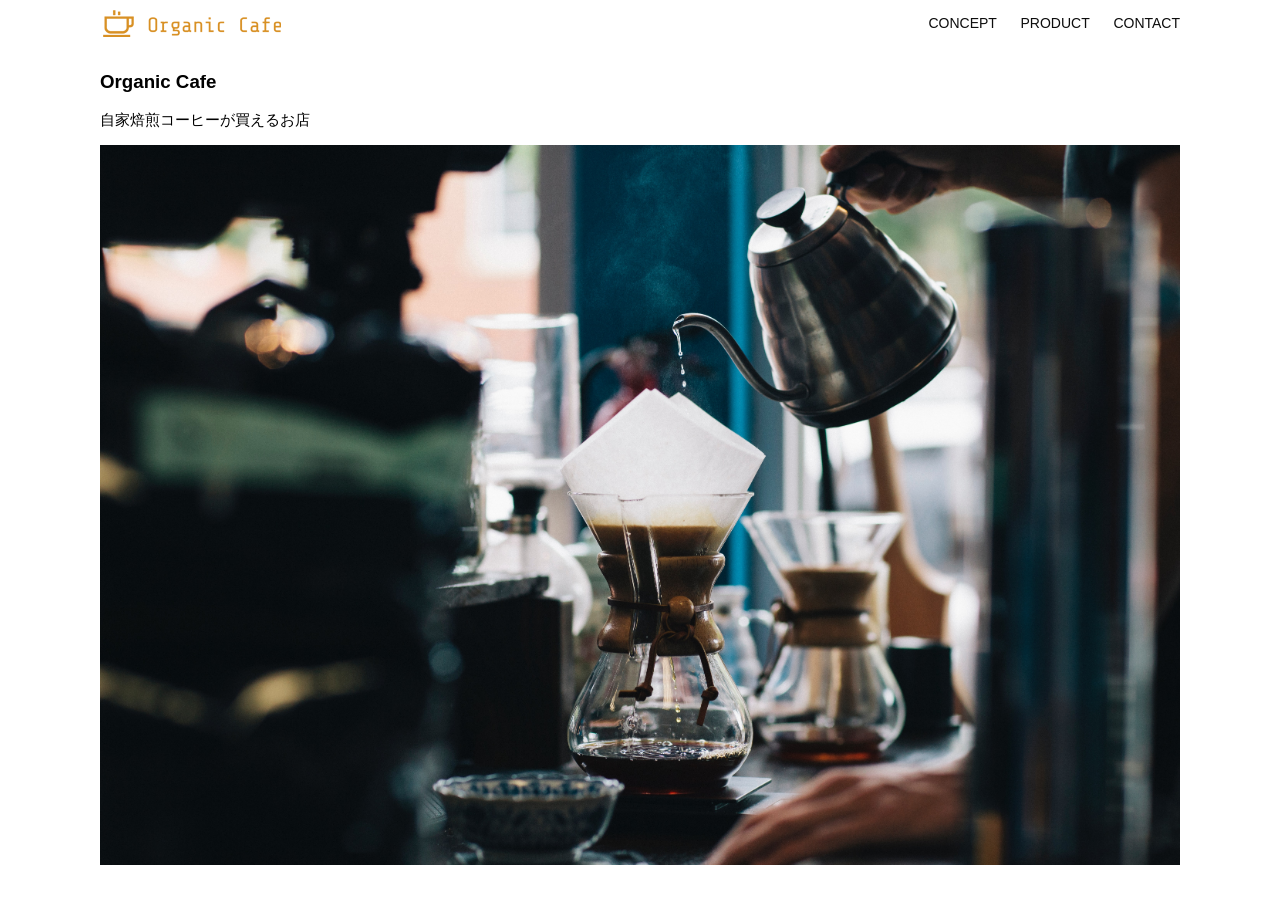
<file: kadai_013/index.html>
<!DOCTYPE html>
<html>
  <head>
    <title>Organic Cafe</title>
    <meta charset="UTF-8" />
    <meta name="description" content="自家焙煎のコーヒーがお家で楽しめるOrganic Cafe"/>
    <meta name="viewport" content="width=device-width, initial-scale=1.0" />
    <link rel="stylesheet" href="style.css" />
  </head>
  <body>
    <!-- ヘッダー -->
    <header>
      <!-- ロゴ -->
      <a href="index.html" id="logo"><img src="images/logo.png" alt="トップページに戻る"/></a>

      <!-- PC用ナビゲーション -->
      <nav id="nav-pc">
        <a href="index.html#concept">CONCEPT</a>
        <a href="index.html#product">PRODUCT</a>
        <a href="index.html#contact">CONTACT</a>
      </nav>

      <!--スマホ用メニューボタン-->
      <button id="menu-sp" onclick="document.getElementById('nav-sp').style.display = 'block'">
        <img src="images/button-menu.png" alt="ナビゲーションを開く">
      </button>
    </header>

      <!--スマホ用ナビゲーション-->
      <div id="nav-sp">
        <button id="close" onclick="document.getElementById('nav-sp').style.display = 'none'">
          <img src="images/button-close.png" alt="ナビゲーションを閉じる">
        </button>    
        <nav>
          <ul>
            <li>
            <a id="logo-sp" href="index.html" onclick="document.getElementById('nav-sp').style.display = 'none'"><img src="images/logo-sp.png" alt="トップページに戻る"></a>
            </li>
            <li><a class="menu" href="index.html#concept" onclick="document.getElementById('nav-sp').style.display = 'none'">CONCEPT</a></li>
            <li><a class="menu" href="index.html#product" onclick="document.getElementById('nav-sp').style.display = 'none'">PRODUCT</a></li>
            <li><a class="menu" href="index.html#contact" onclick="document.getElementById('nav-sp').style.display = 'none'">CONTACT</a></li>
          </ul>
        </nav>
      </div>


    <main>
      <article>
        <!-- メインビジュアル -->
        <section id="main-visual">
          <div id="main-message">
            <h1>Organic Cafe</h1>
            <p>自家焙煎コーヒーが買えるお店</p>
          </div>
          <img src="images/main-image.jpg" alt="コーヒーをハンドドリップで淹れる画像"/>
        </section>
      </article>
    </main>
  </body>
</html>
</file>
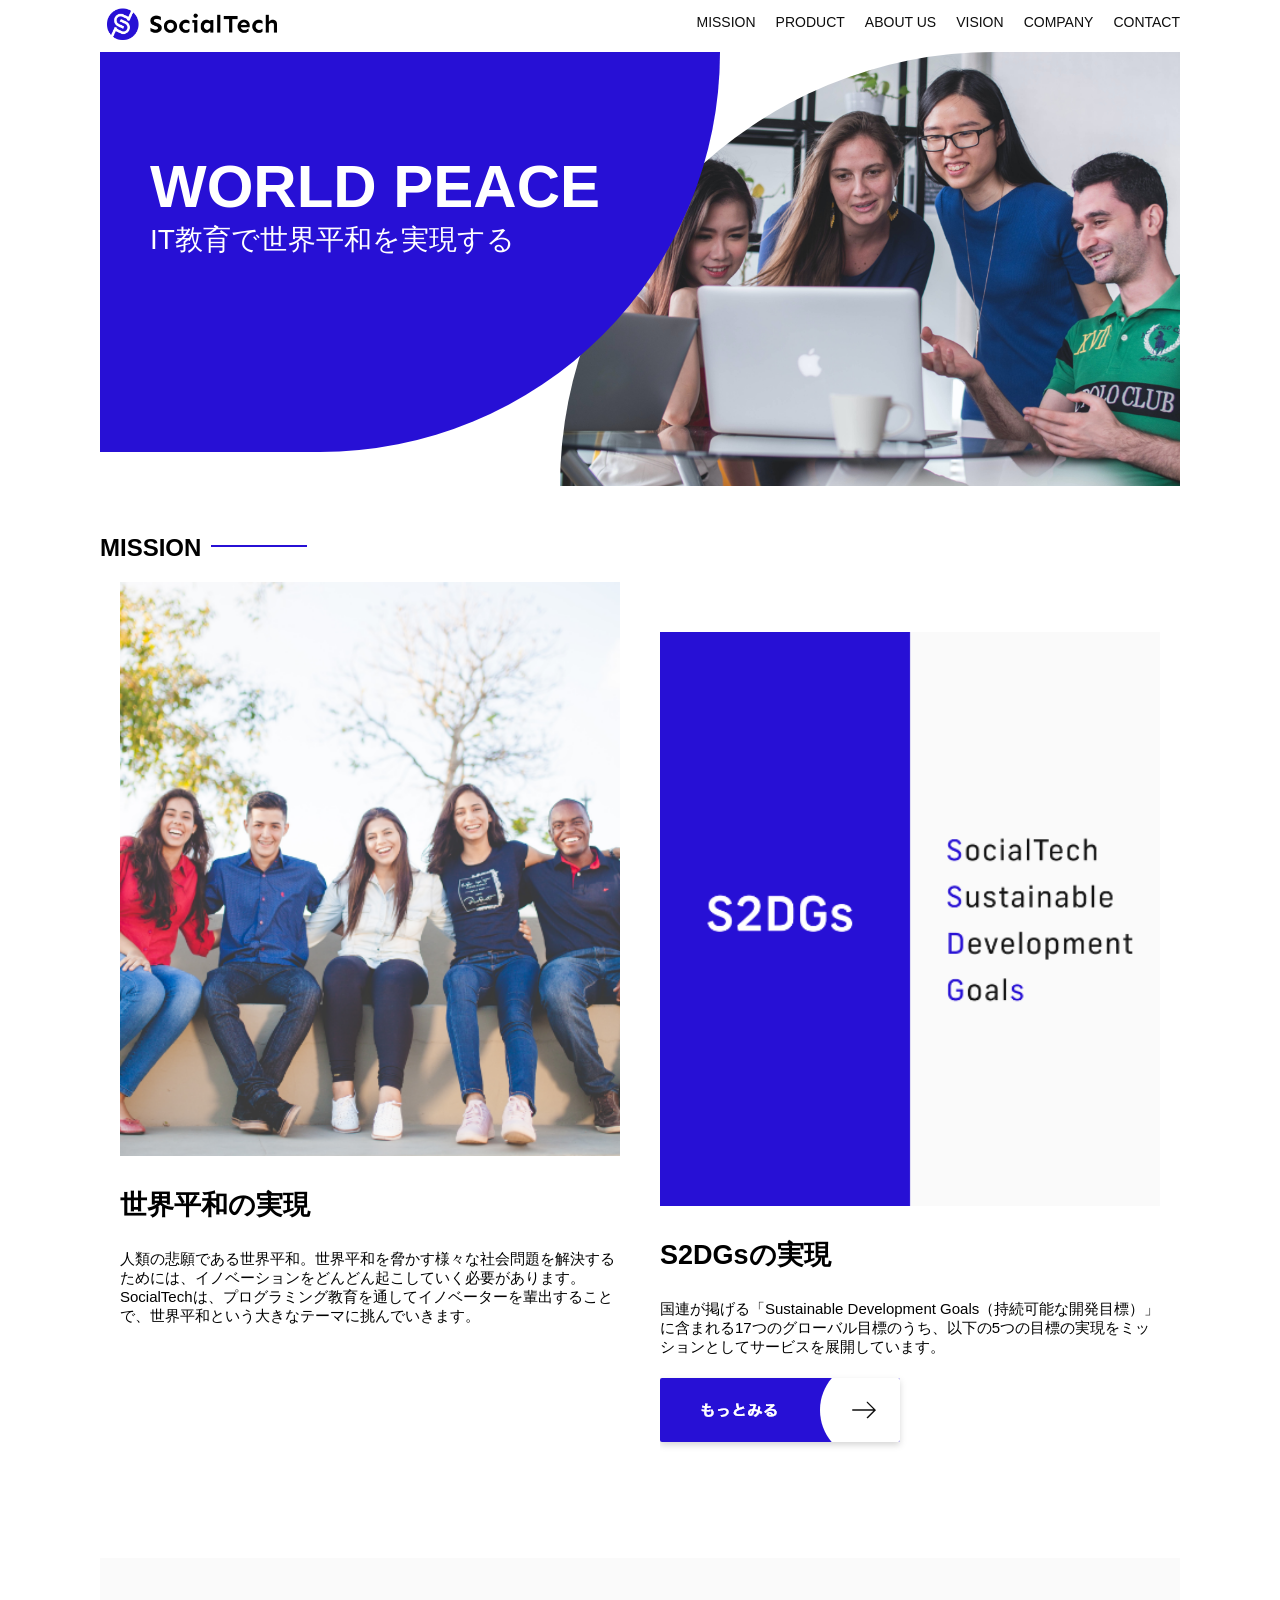
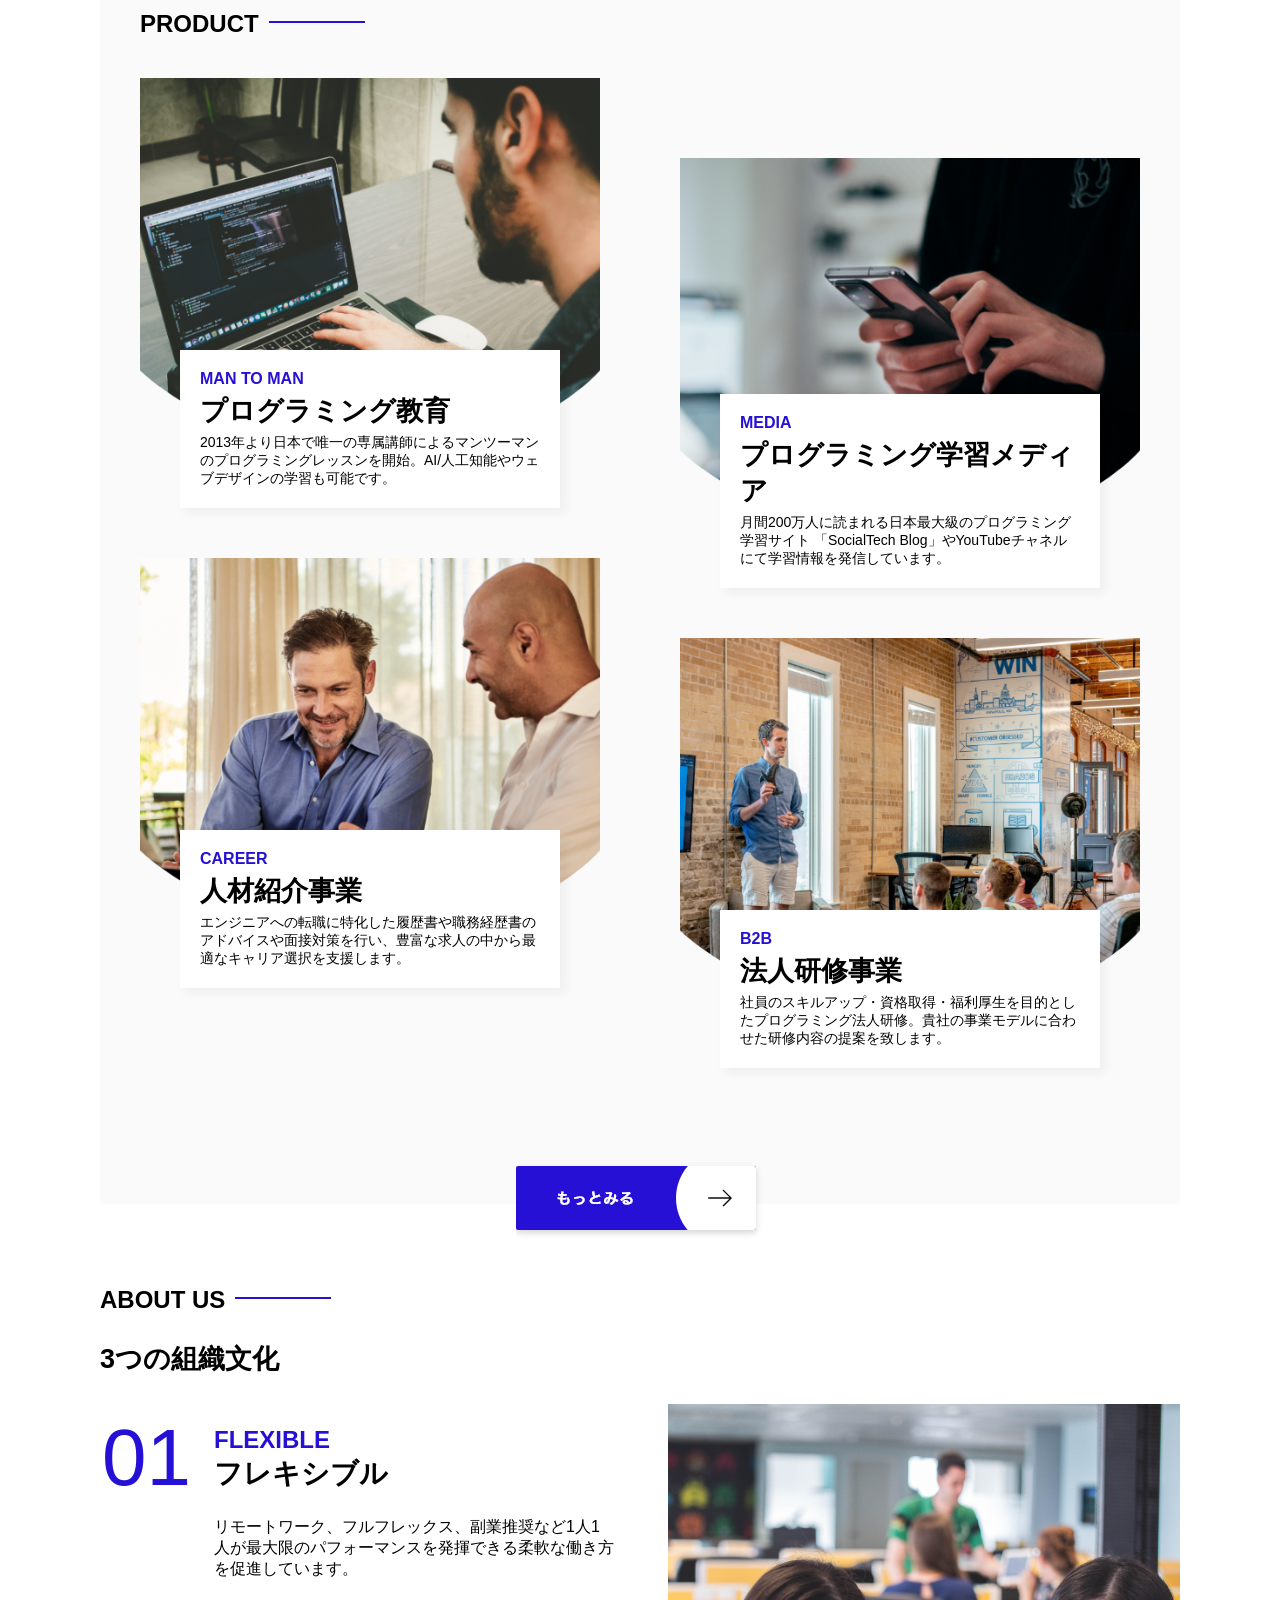
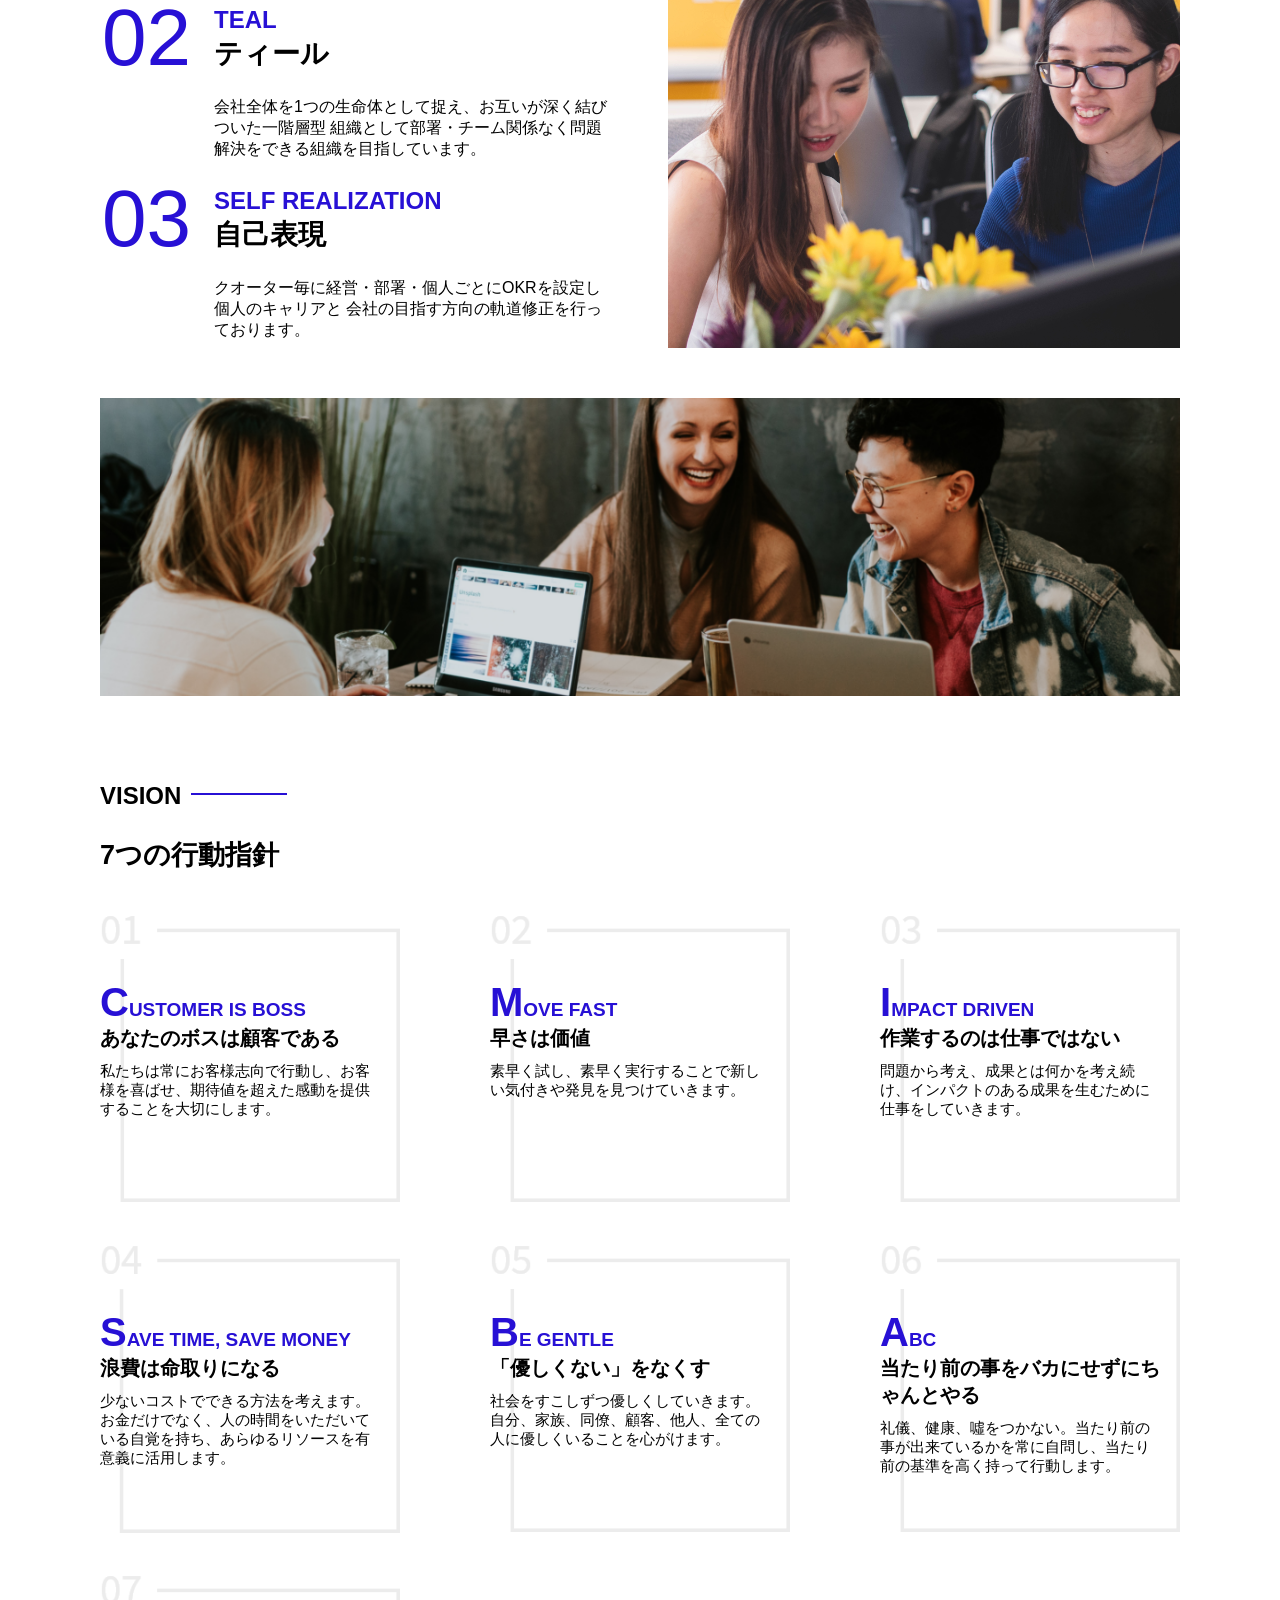
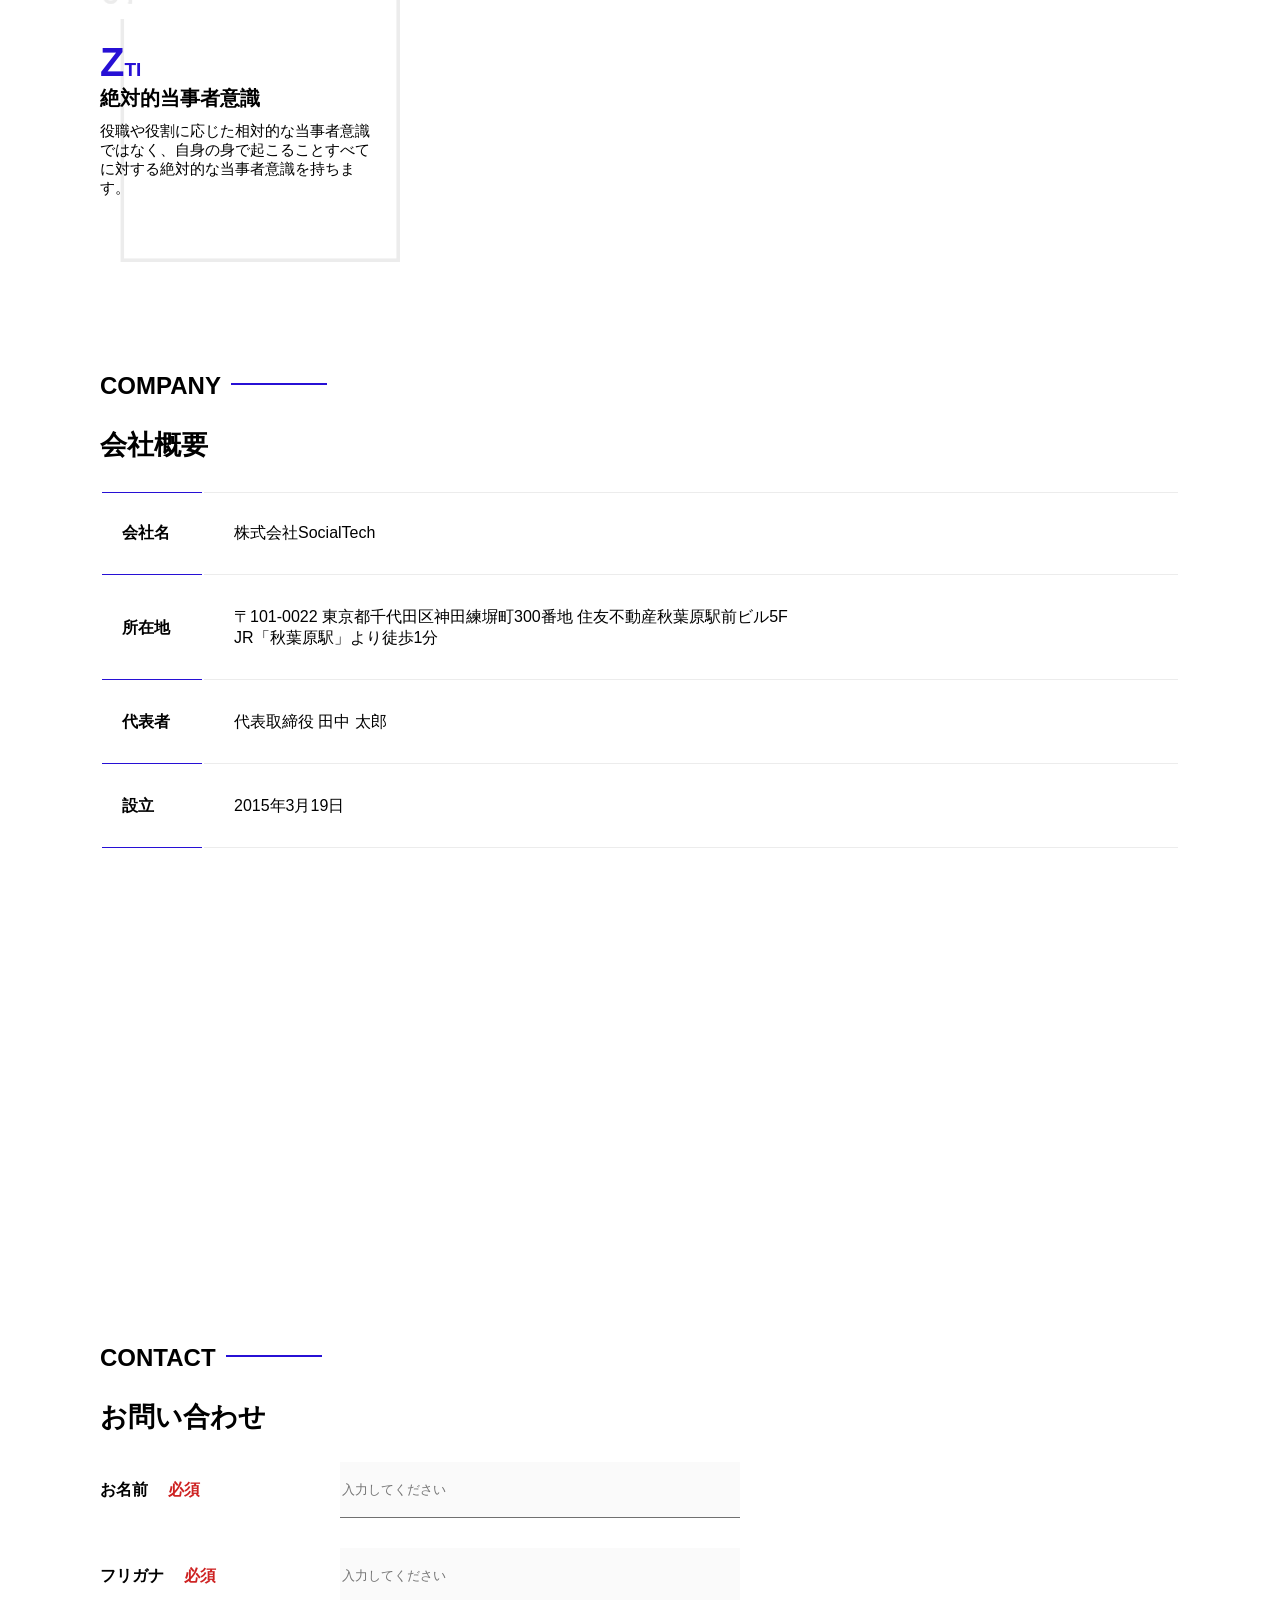
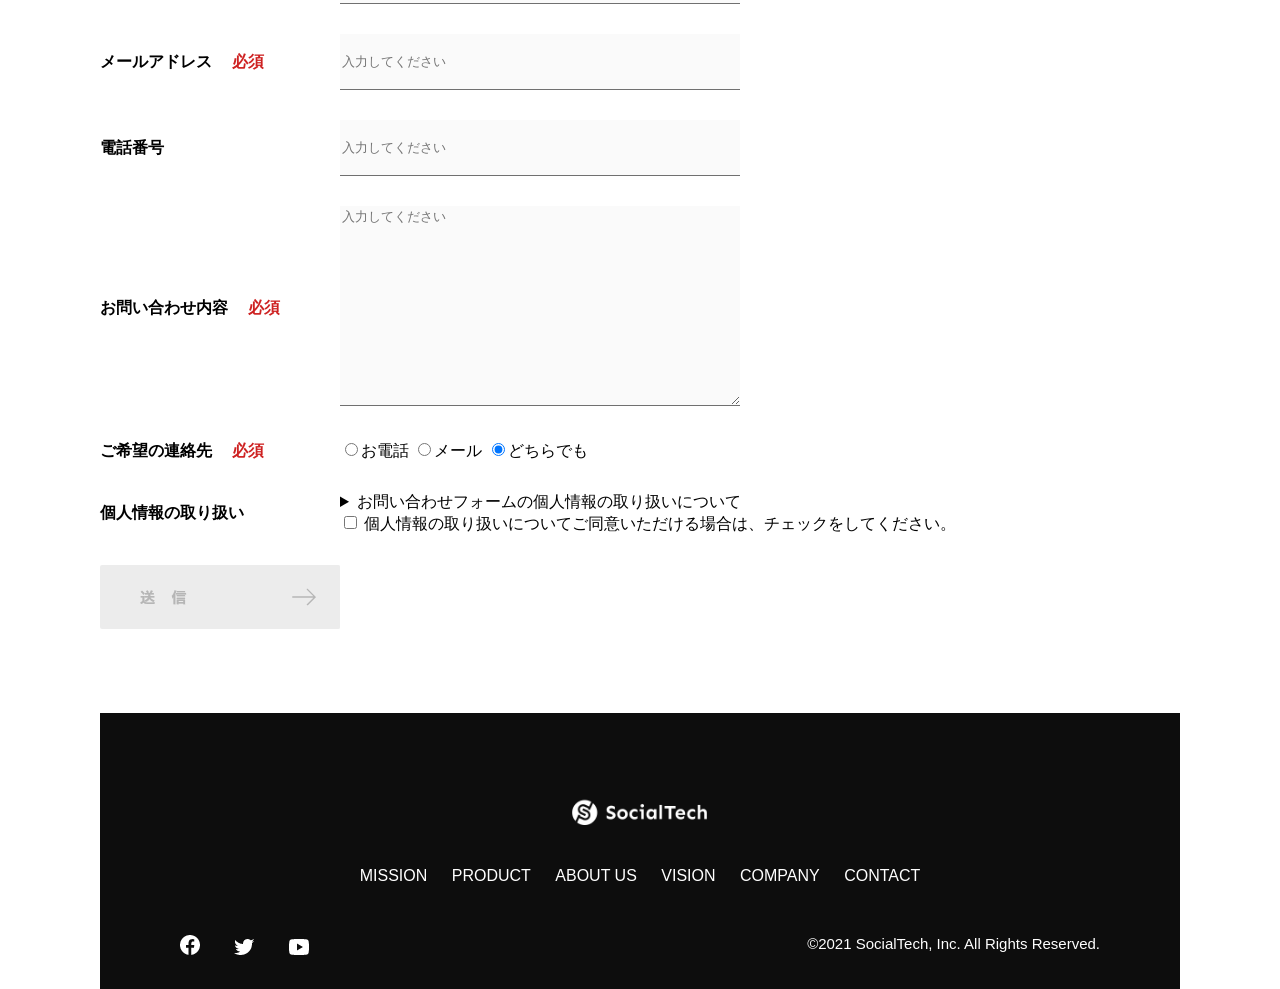
<file: kadai_tutorial_output/index.html>
<!DOCTYPE html>
<html>
<head>
  <title>SocialTech</title>
  <meta charset="UTF-8">
  <mata name="description" content="SocialTechはEdTech業界のリーディングカンパニーを目指します。"></mata>
  <meta name="viewport" content="width -device-width,initial-scale=1.0">
  <link rel="stylesheet" href="style.css">
</head>
<body>
  <header>
    <a href="index.html" id="logo">
      <img src="images/logo.png" alt="トップページに戻る">
    </a>

    <!--PC用ナビゲーション-->
    <nav id="nav-pc">
      <ul>
        <li><a href="mission.html">MISSION</a></li>
        <li><a href="product.html">PRODUCT</a></li>
        <li><a href="index.html#aboutus">ABOUT US</a></li>
        <li><a href="index.html#vision">VISION</a></li>
        <li><a href="index.html#company">COMPANY</a></li>
        <li><a href="index.html#contact">CONTACT</a></li>
      </ul>
    </nav>
    <!--スマホ用メニューボタン-->
    <button id="menu-sp" onclick="document.getElementById('nav-sp').style.display = 'block'">
      <img src="images/button-menu.png" alt="ナビゲーションを開く">
    </button>
    <!--スマホ用ナビゲーション-->
    <div id="nav-sp">
      <button id="close" onclick="document.getElementById('nav-sp').style.display = 'none'">
        <img src="images/button-close.png" alt="ナビゲーションを閉じる">
      </button>

      <nav>
        <ul>
          <li>
            <a id="logo-sp" href="index.html" onclick="document.getElementById('nav-sp').style.display = 'none'"><img src="images/logo-sp.png" alt="トップページに戻る"></a>
          </li>
          <li><a class="menu" href="mission.html" onclick="document.getElementById('nav-sp').style.display = 'none'">MISSION</a></li>
          <li><a class="menu" href="product.html" onclick="document.getElementById('nav-sp').style.display = 'none'">PRODUCT</a></li>
          <li><a class="menu" href="index.html#aboutus" onclick="document.getElementById('nav-sp').style.display = 'none'">ABOUT US</a></li>
          <li><a class="menu" href="index.html#vision" onclick="document.getElementById('nav-sp').style.display = 'none'">VISION</a></li>
          <li><a class="menu" href="index.html#company" onclick="document.getElementById('nav-sp').style.display = 'none'">COMPANY</a></li>
          <li><a class="menu" href="index.html#contact" onclick="document.getElementById('nav-sp').style.display = 'none'">CONTACT</a></li>
        </ul>
      </nav>
      <div id="sns">
        <a href="https://www.facebook.com/sejuku2013">
          <img src="images/button-facebook.png" alt="Facebookのリンク">
        </a>
        <a href="https://twitter.com/samuraijuku">
          <img src="images/button-twitter.png" alt="Twitterのリンク">
        </a>
        <a href="https://www.youtube.com/channel/UCCFOQO5aDK0xXam4cUQXT8g">
          <img src="images/button-youtube.png" alt="YouTubeのリンク">
        </a>
      </div>
    </div>
  </header>

  <main>
    <article>

      <section id="main-visual">
        <div id="main-message">
            <h1>WORLD PEACE</h1>
            <p>IT教育で世界平和を実現する</p>
        </div>
        <img src="images/index/index-main.png" alt="PCの周りに集まる多国籍の仲間たち">
      </section>

      <section id="mission">
        <h2 class="index-h2">MISSION</h2>
        <div id="mission-flex">
        <div>
          <img id="mission-photo" src="images/index/index-mission.png" alt="屋外のベンチで写真を撮影する多国籍の仲間たち">
          <h3>世界平和の実現</h3>
          <p>
            人類の悲願である世界平和。世界平和を脅かす様々な社会問題を解決するためには、イノベーションをどんどん起こしていく必要があります。SocialTechは、プログラミング教育を通してイノベーターを輩出することで、世界平和という大きなテーマに挑んでいきます。
          </p>
        </div>

        <div>
          <img id="s2dgs" src="images/index/s2dgs.png" alt="S2DGs">
          <h3>S2DGsの実現</h3>
          <p>国連が掲げる「Sustainable Development Goals（持続可能な開発目標）」に含まれる17つのグローバル目標のうち、以下の5つの目標の実現をミッションとしてサービスを展開しています。</p>
          <a href="mission.html">
            <img src="images/button-more.png" alt="もっとみる">
          </a>          
        </div>
        </div>
      </section>

      <section id="product">
        <h2 class="index-h2">PRODUCT</h2>
          <div class="product-flex">
            <div id="product-left">
              <div>
                <img class="product-photo" src="images/index/index-mantoman.png" alt="PCでコードを書く男性">
                <div class="product-explain">
                  <span>MAN TO MAN</span>
                  <h3>プログラミング教育</h3>
                  <p>2013年より日本で唯一の専属講師によるマンツーマンのプログラミングレッスンを開始。AI/人工知能やウェブデザインの学習も可能です。</p>
                </div>
              </div>
              <div>
                <img class="product-photo" src="images/index/index-career.png" alt="笑顔で話し合う2人の男性">
                <div class="product-explain">
                  <span>CAREER</span>
                  <h3>人材紹介事業</h3>
                  <p>エンジニアへの転職に特化した履歴書や職務経歴書のアドバイスや面接対策を行い、豊富な求人の中から最適なキャリア選択を支援します。</p>
                </div>
              </div>
            </div>
            <div id="product-right">
              <div>
                <img class="product-photo" src="images/index/index-media.png" alt="スマートフォンを操作する人">
                <div class="product-explain">
                  <span>MEDIA</span>
                  <h3>プログラミング学習メディア</h3>
                  <p>月間200万人に読まれる日本最大級のプログラミング学習サイト 「SocialTech Blog」やYouTubeチャネルにて学習情報を発信しています。</p>
                </div>
              </div>
              <div>
                <img class="product-photo" src="images/index/index-b2b.png" alt="講演中の男性とそれを聴く人々">
                <div class="product-explain">
                  <span>B2B</span>
                  <h3>法人研修事業</h3>
                  <p>社員のスキルアップ・資格取得・福利厚生を目的としたプログラミング法人研修。貴社の事業モデルに合わせた研修内容の提案を致します。</p>
                </div>
              </div>
            </div>
          </div>
          <div id="product-more">
            <a href="product.html">
              <img src="images/button-more.png" alt="もっとみる">
            </a>
          </div>
      </section> 
      
      <section id="aboutus">
        <h2 class="index-h2">ABOUT US</h2>
        <h3>3つの組織文化</h3>
        <div>
          <table class="culture-table">
            <tr>
              <td class="culture-num">01</td>
              <th><span class="culture-en">FLEXIBLE</span><br>フレキシブル</th>
            </tr>
            <tr>
              <td>

              </td>
              <td class="culture-description">リモートワーク、フルフレックス、副業推奨など1人1人が最大限のパフォーマンスを発揮できる柔軟な働き方を促進しています。</td>
            </tr>
            <tr>
              <td class="culture-num">02</td>
              <th><span class="culture-en">TEAL</span><br>ティール</th>
            </tr>
            <tr>
              <td>

              </td>
              <td class="culture-description">会社全体を1つの生命体として捉え、お互いが深く結びついた一階層型 組織として部署・チーム関係なく問題解決をできる組織を目指しています。</td>
            </tr>
            <tr>
              <td class="culture-num">03</td>
              <th><span class="culture-en">SELF REALIZATION</span><br>自己表現</th>
            </tr>
            <tr>
              <td>

              </td>
              <td class="culture-description">クオーター毎に経営・部署・個人ごとにOKRを設定し個人のキャリアと 会社の目指す方向の軌道修正を行っております。</td>
            </tr>
          </table>
          <img class="culture-img" src="images/index/index-aboutus1.png" alt="笑顔で話し合う2人の女性">
        </div>
        <img class="culture-img2" src="images/index/index-aboutus2.png" alt="笑顔で話し合う3人の男女">
      </section>

      <section id="vision">
        <h2 class="index-h2">VISION</h2>
        <h3>7つの行動指針</h3>
        <div>
          <div class="vision-box">
            <img src="images/index/vision-01.png" alt="01">
            <div>
              <h4>CUSTOMER IS BOSS</h4>
              <h5>あなたのボスは顧客である</h5>
              <p>私たちは常にお客様志向で行動し、お客様を喜ばせ、期待値を超えた感動を提供することを大切にします。</p>
            </div>
          </div>
          <div class="vision-box">
            <img src="images/index/vision-02.png" alt="02">
            <div>
              <h4>MOVE FAST</h4>
              <h5>早さは価値</h5>
              <p>素早く試し、素早く実行することで新しい気付きや発見を見つけていきます。</p>
            </div>
          </div>
          <div class="vision-box">
            <img src="images/index/vision-03.png" alt="03">
            <div>
              <h4>IMPACT DRIVEN</h4>
              <h5>作業するのは仕事ではない</h5>
              <p>問題から考え、成果とは何かを考え続け、インパクトのある成果を生むために仕事をしていきます。</p>
            </div>
          </div>
          <div class="vision-box">
            <img src="images/index/vision-04.png" alt="04">
            <div>
              <h4>SAVE TIME, SAVE MONEY</h4>
              <h5>浪費は命取りになる</h5>
              <p>少ないコストでできる方法を考えます。お金だけでなく、人の時間をいただいている自覚を持ち、あらゆるリソースを有意義に活用します。</p>
            </div>
          </div>
          <div class="vision-box">
            <img src="images/index/vision-05.png" alt="05">
            <div>
              <h4>BE GENTLE</h4>
              <h5>「優しくない」をなくす</h5>
              <p>社会をすこしずつ優しくしていきます。自分、家族、同僚、顧客、他人、全ての人に優しくいることを心がけます。</p>
            </div>
          </div>
          <div class="vision-box">
            <img src="images/index/vision-06.png" alt="06">
            <div>
              <h4>ABC</h4>
              <h5>当たり前の事をバカにせずにちゃんとやる</h5>
              <p>礼儀、健康、噓をつかない。当たり前の事が出来ているかを常に自問し、当たり前の基準を高く持って行動します。</p>
            </div>
          </div>
          <div class="vision-box">
            <img src="images/index/vision-07.png" alt="07">
            <div>
              <h4>ZTI</h4>
              <h5>絶対的当事者意識</h5>
              <p>役職や役割に応じた相対的な当事者意識ではなく、自身の身で起こることすべてに対する絶対的な当事者意識を持ちます。</p>
            </div>
          </div>
        </div>
      </section>

      <section id="company">
        <h2 class="index-h2">COMPANY</h2>
        <h3>会社概要</h3>
          <table id="company-table">
            <tr>
              <th class="tableheader tableheader-first">会社名</th>
              <td class="cell cell-first">株式会社SocialTech</td>
            </tr>
            <tr>
              <th class="tableheader">所在地</th>
              <td class="cell">〒101-0022 東京都千代田区神田練塀町300番地 住友不動産秋葉原駅前ビル5F<br>JR「秋葉原駅」より徒歩1分</td>
            </tr>
            <tr>
              <th class="tableheader">代表者</th>
              <td class="cell">代表取締役 田中 太郎</td>
            </tr>
            <tr>
              <th class="tableheader">設立</th>
              <td class="cell">2015年3月19日</td>
            </tr>
          </table>
<iframe src="https://www.google.com/maps/embed?pb=!1m18!1m12!1m3!1d3240.068678112295!2d139.77207767463779!3d35.69992752894866!2m3!1f0!2f0!3f0!3m2!1i1024!2i768!4f13.1!3m3!1m2!1s0x60188fee13660e23%3A0x77137876edf742ac!2z5L2P5Y-L5LiN5YuV55Sj56eL6JGJ5Y6f6aeF5YmN44OT44Or!5e0!3m2!1sja!2sjp!4v1771896509531!5m2!1sja!2sjp" width="600" height="450" style="border:0;" allowfullscreen="" loading="lazy" referrerpolicy="no-referrer-when-downgrade"></iframe>
      </section>
    <!--お問い合わせフォーム-->
    <section id="contact">
      <h2 class="index-h2">CONTACT</h2>
      <h3>お問い合わせ</h3>
      <form>
        <div>
          <div class="contact-heading">
            <label class="contact-label">お名前<span class="contact-span">必須</span></label>
          </div>
          <div>
            <input type="text" name="name" placeholder="入力してください" class="contact-textbox">
          </div>
        </div>
        <div>
          <div class="contact-heading">
            <label class="contact-label">フリガナ<span class="contact-span">必須</span></label>
          </div>
          <div>
            <input type="text" name="hurigana" placeholder="入力してください" class="contact-textbox">
          </div>
        </div>
        <div>
          <div class="contact-heading">
            <label class="contact-label">メールアドレス<span class="contact-span">必須</span></label>
          </div>
          <div>
            <input type="text" name="email" placeholder="入力してください" class="contact-textbox">
          </div>
        </div>
        <div>
          <div class="contact-heading">
            <label class="contact-label">電話番号</label>
          </div>
          <div>
            <input type="text" name="tel" placeholder="入力してください" class="contact-textbox">
          </div>
        </div>
        <div>
          <div class="contact-heading">
            <label class="contact-label">お問い合わせ内容<span class="contact-span">必須</span></label>
          </div>
          <div>
            <textarea class="contact-textarea" placeholder="入力してください" name="message"></textarea>
          </div>
        </div>
        <div>
          <div class="contact-heading">
            <label class="contact-label">ご希望の連絡先<span class="contact-span">必須</span></label>
          </div>
          <div>
            <input class="radiobutton" type="radio" value="tel" name="contact" checked><label>お電話</label>
            <input class="radiobutton" type="radio" value="mail" name="contact" checked><label>メール</label>
            <input class="radiobutton" type="radio" value="both" name="contact" checked><label>どちらでも</label>
          </div>
        </div>
          <div>
            <div class="contact-heading">
              <label class="contact-label">個人情報の取り扱い</label>
            </div>
            <div>
              <details>
                <summary>お問い合わせフォームの個人情報の取り扱いについて</summary>
                <div>
                  <dl>
                    <dt>１．組織の名称又は氏名</dt>
                    <dd>株式会社SocialTech</dd>
                    <dt>２．個人情報保護管理者（若しくはその代理人）の氏名又は職名、所属及び連絡先</dt>
                    <dd>
                      <p>鈴木 一郎 コーポレート部</p>
                      <p>メールアドレス：samurai@example.com</p>
                      <p>TEL：03-1234-5678</p>
                    </dd>
                    <dt>３．個人情報の利用目的</dt>
                    <dd>
                      <ul>
                        <li>本サービス及び本サービスに関連する情報の提供又はそれらに関する連絡のため</li>
                        <li>ユーザーの本人確認のため</li>
                        <li>当社サービスのご案内のため</li>
                        <li>当社の商品等の広告または宣伝（電子メールによるものを含むものとします。）</li>
                      </ul>
                    </dd>
                    <dt>４．個人情報の取り扱い業務の委託</dt>
                    <dd>個人情報の取扱業務の全部または一部を外部に業務委託する場合があります。その際、弊社は、個人情報を適切に保護できる管理体制を敷き実行していることを条件として委託先を厳選したうえで、機密保持契約を委託先と締結し、お客様の個人情報を厳密に管理させます。</dd>
                    <dt>５．個人情報の開示等の請求</dt>
                    <dd>お客様は、弊社に対してご自身の個人情報の開示等（利用目的の通知、開示、内容の訂正・追加・削除、利用の停止または消去、第三者への提供の停止）に関して、当社問合わせ窓口に申し出ることができます。<br>
                        その際、弊社はお客様ご本人を確認させていただいたうえで、合理的な期間内に対応いたします。<br>
                        なお、個人情報に関する弊社問合わせ先は、次の通りです。
                    </dd>
                    <dd>
                      <p>株式会社SocialTech　個人情報問合せ窓口</p>
                      <p>〒150-0043　東京都千代田区神田練塀町300番地 住友不動産秋葉原駅前ビル5F</p>
                      <p>メールアドレス：samurai@example.com　TEL：03-1234-5678</p>
                    </dd>

                    <dt>６．個人情報を提供されることの任意性について</dt>
                    <dd>お客様がご自身の個人情報を弊社に提供されるか否かは、お客様のご判断によりますが、もしご提供されない場合には、適切なサービスが提供できない場合がありますので予めご了承ください。</dd>
                  </dl>
                </div>
              </details>
              <input type="checkbox" name="agree">
              <span>個人情報の取り扱いについてご同意いただける場合は、チェックをしてください。</span>
            </div>
          </div>
          <input type="image" src="images/button-submit.png" alt="送信する">
      </form>
    </section>
    </article>
  </main>

  <footer>
    <div id="footer-logo">
      <img src="images/logo-sp.png" alt="SocialTech">
    </div>
    <div id="footer-link">
      <a href="mission.html">MISSION</a>
      <a href="product.html">PRODUCT</a>
      <a href="index.html#aboutus">ABOUT US</a>
      <a href="index.html#vision">VISION</a>
      <a href="index.html#company">COMPANY</a>
      <a href="index.html#contact">CONTACT</a>
    </div>
    <div id="sns-footer">
      <div class="sns-btns">
        <a href="https://www.facebook.com/sejuku2013"><img src="images/button-facebook.png" alt="Facebookのリンク"></a>
        <a href="https://twitter.com/samuraijuku"><img src="images/button-twitter.png" alt="Twitterのリンク"></a>
        <a href="https://www.youtube.com/channel/UCCFOQO5aDK0xXam4cUQXT8g"><img src="images/button-youtube.png" alt="YouTubeのリンク"></a>
      </div>
      <p id="copyright">&copy;2021 SocialTech, Inc. All Rights Reserved.</p>
    </div>
  </footer>
</body>
</html>
</file>
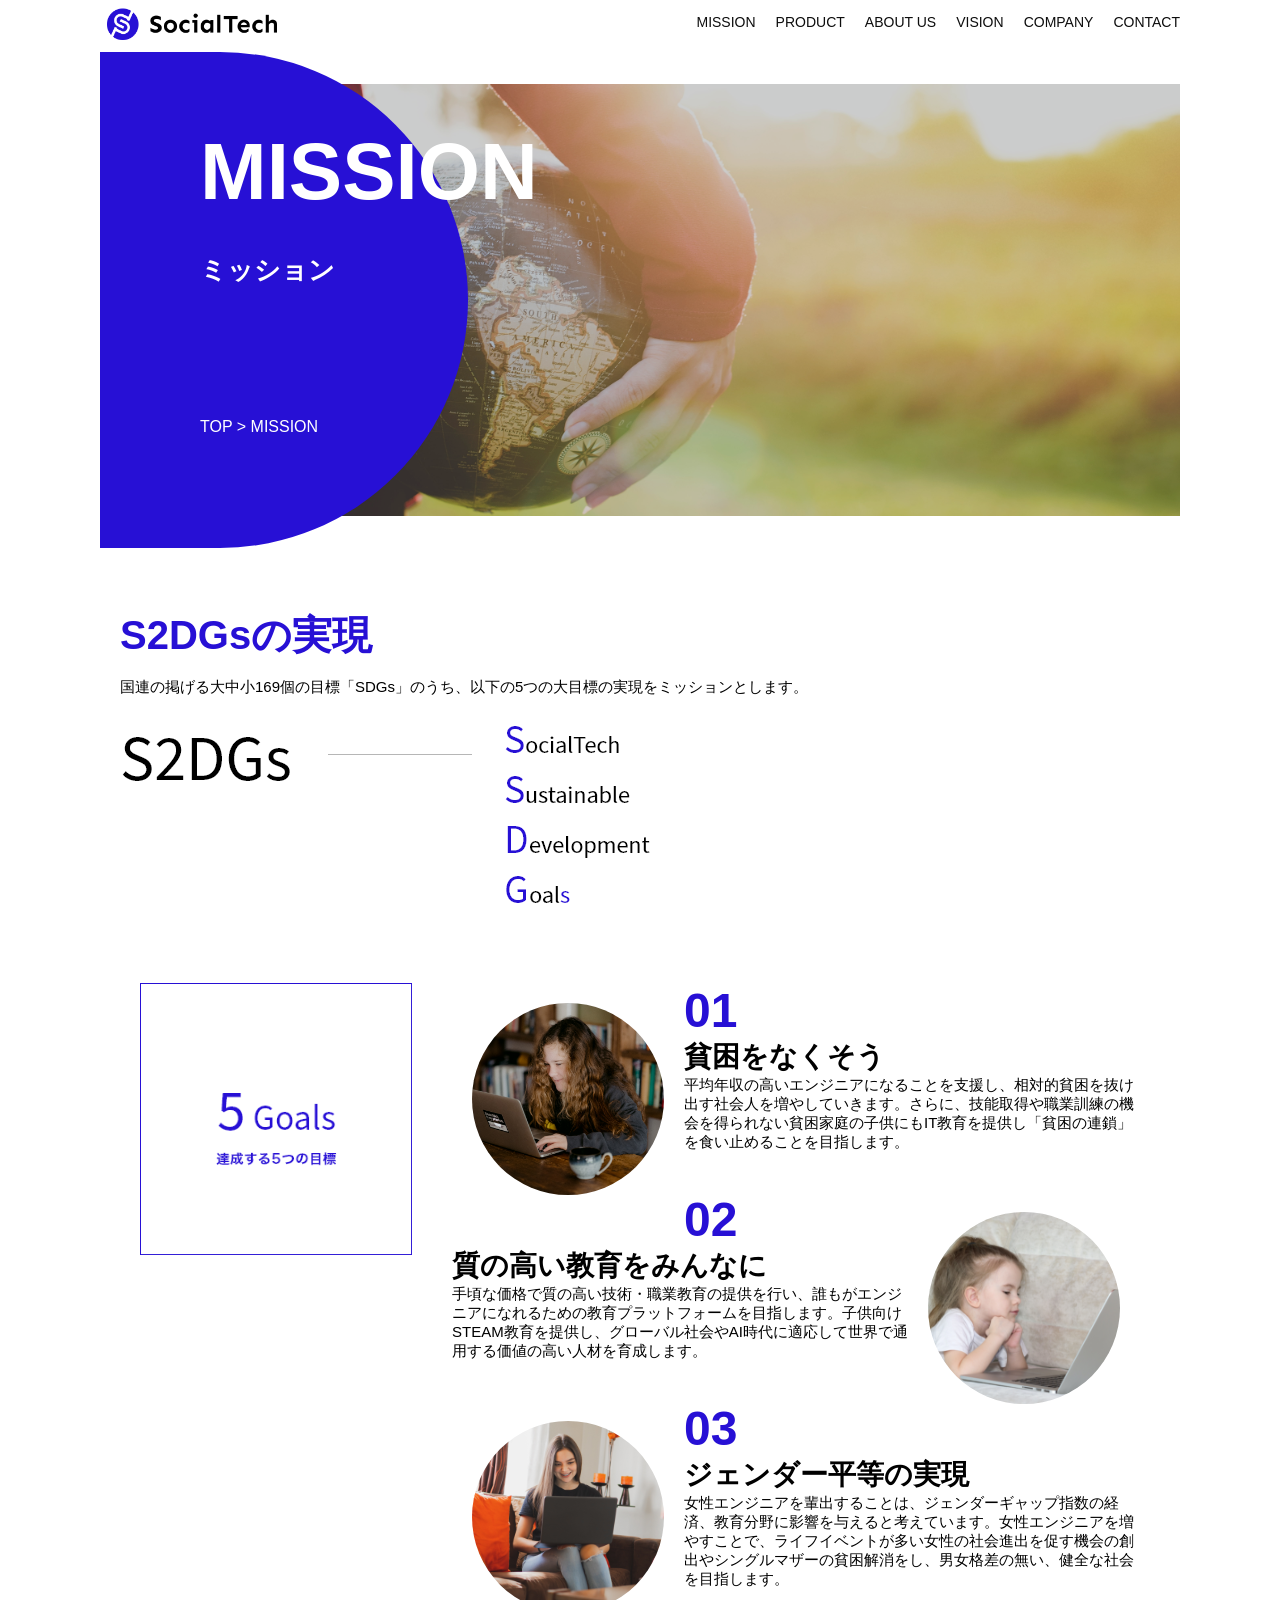
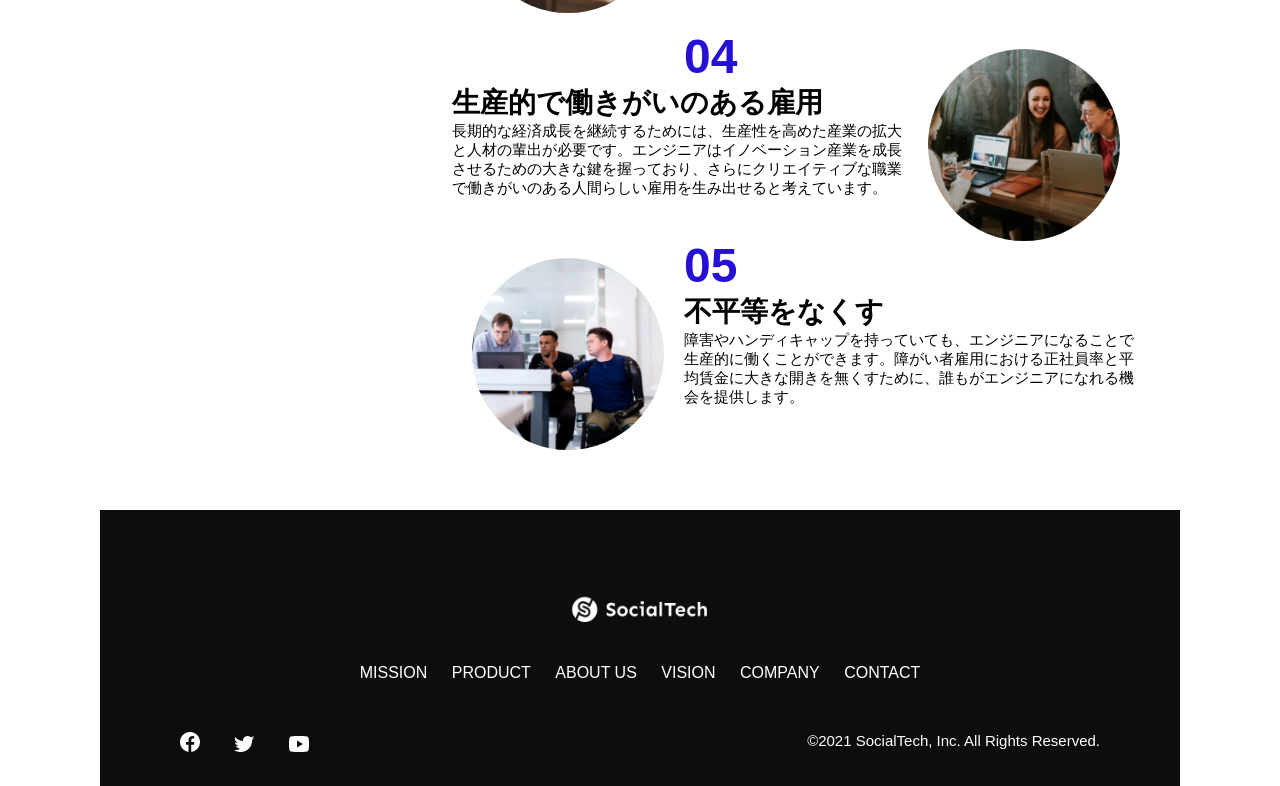
<file: kadai_tutorial_output/mission.html>
<!DOCTYPE html>
<html>
<head>
  <title>SocialTech - MISSION ミッション -</title>
  <meta charset="utf-8">
  <meta name="description" content="SocialTechが目指す5つの目標（S2DGs）を紹介します">
  <meta name="viewport" content="width=device-width, initial-scale=1.0">
  <link rel="stylesheet" href="style.css">
</head>
<body>
  <header>
    <a href="index.html" id="logo">
      <img src="images/logo.png" alt="トップページに戻る">
    </a>

    <!--PC用ナビゲーション-->
    <nav id="nav-pc">
      <ul>
        <li><a href="mission.html">MISSION</a></li>
        <li><a href="product.html">PRODUCT</a></li>
        <li><a href="index.html#aboutus">ABOUT US</a></li>
        <li><a href="index.html#vision">VISION</a></li>
        <li><a href="index.html#company">COMPANY</a></li>
        <li><a href="index.html#contact">CONTACT</a></li>
      </ul>
    </nav>
    <!--スマホ用メニューボタン-->
    <button id="menu-sp" onclick="document.getElementById('nav-sp').style.display = 'block'">
      <img src="images/button-menu.png" alt="ナビゲーションを開く">
    </button>
    <!--スマホ用ナビゲーション-->
    <div id="nav-sp">
      <button id="close" onclick="document.getElementById('nav-sp').style.display = 'none'">
        <img src="images/button-close.png" alt="ナビゲーションを閉じる">
      </button>

      <nav>
        <ul>
          <li>
            <a id="logo-sp" href="index.html" onclick="document.getElementById('nav-sp').style.display = 'none'"><img src="images/logo-sp.png" alt="トップページに戻る"></a>
          </li>
          <li><a class="menu" href="mission.html" onclick="document.getElementById('nav-sp').style.display = 'none'">MISSION</a></li>
          <li><a class="menu" href="product.html" onclick="document.getElementById('nav-sp').style.display = 'none'">PRODUCT</a></li>
          <li><a class="menu" href="index.html#aboutus" onclick="document.getElementById('nav-sp').style.display = 'none'">ABOUT US</a></li>
          <li><a class="menu" href="index.html#vision" onclick="document.getElementById('nav-sp').style.display = 'none'">VISION</a></li>
          <li><a class="menu" href="index.html#company" onclick="document.getElementById('nav-sp').style.display = 'none'">COMPANY</a></li>
          <li><a class="menu" href="index.html#contact" onclick="document.getElementById('nav-sp').style.display = 'none'">CONTACT</a></li>
        </ul>
      </nav>
      <div id="sns">
        <a href="https://www.facebook.com/sejuku2013">
          <img src="images/button-facebook.png" alt="Facebookのリンク">
        </a>
        <a href="https://twitter.com/samuraijuku">
          <img src="images/button-twitter.png" alt="Twitterのリンク">
        </a>
        <a href="https://www.youtube.com/channel/UCCFOQO5aDK0xXam4cUQXT8g">
          <img src="images/button-youtube.png" alt="YouTubeのリンク">
        </a>
      </div>
    </div>
  </header>

  <main>
    <article>
      <section id="mission-main">
        <div class="mission-main-inner">
          <div id="mission-title">
            <h1>MISSION<br><span>ミッション</span></h1>
            <p>TOP > MISSION</p>
          </div>
        </div>
      </section>

      <section id="mission-s2dgs">
        <h2 class="mission-h2">S2DGsの実現</h2>
        <p>国連の掲げる大中小169個の目標「SDGs」のうち、以下の5つの大目標の実現をミッションとします。</p>
        <img src="images/mission/mission-s2dgs.png" alt="S2DGs">
      </section>

      <section id="mission-five-goals">
        <div class="five-goals-image">
          <img src="images/mission/mission-5goals.png" alt="5Goals">
        </div>
        <div class="five-goals-read">
          <div>
            <img class="fivegoals-image-left" src="images/mission/mission-5goals01.png" alt="PCを操作する女の子">
            <span class="fivegoals-number">01</span>
            <h3 class="fivegoals-h3">貧困をなくそう</h3>
            <p class="fivegoals-p">平均年収の高いエンジニアになることを支援し、相対的貧困を抜け出す社会人を増やしていきます。さらに、技能取得や職業訓練の機会を得られない貧困家庭の子供にもIT教育を提供し「貧困の連鎖」を食い止めることを目指します。</p>
          </div>
          <div>
            <img class="fivegoals-image-right" src="images/mission/mission-5goals02.png" alt="PCを見つめる小さい女の子">
            <span class="fivegoals-number">02</span>
            <h3 class="fivegoals-h3">質の高い教育をみんなに</h3>
            <p class="fivegoals-p">手頃な価格で質の高い技術・職業教育の提供を行い、誰もがエンジニアになれるための教育プラットフォームを目指します。子供向けSTEAM教育を提供し、グローバル社会やAI時代に適応して世界で通用する価値の高い人材を育成します。</p>
          </div>
          <div>
            <img class="fivegoals-image-left" src="images/mission/mission-5goals03.png" alt="PCを操作する女性">
            <span class="fivegoals-number">03</span>
            <h3 class="fivegoals-h3">ジェンダー平等の実現</h3>
            <p class="fivegoals-p">女性エンジニアを輩出することは、ジェンダーギャップ指数の経済、教育分野に影響を与えると考えています。女性エンジニアを増やすことで、ライフイベントが多い女性の社会進出を促す機会の創出やシングルマザーの貧困解消をし、男女格差の無い、健全な社会を目指します。</p>
          </div>
          <div>
            <img class="fivegoals-image-right" src="images/mission/mission-5goals04.png" alt="笑顔で話し合う3人の男女">
            <span class="fivegoals-number">04</span>
            <h3 class="fivegoals-h3">生産的で働きがいのある雇用</h3>
            <p class="fivegoals-p">長期的な経済成長を継続するためには、生産性を高めた産業の拡大と人材の輩出が必要です。エンジニアはイノベーション産業を成長させるための大きな鍵を握っており、さらにクリエイティブな職業で働きがいのある人間らしい雇用を生み出せると考えています。</p>
          </div>
          <div>
            <img class="fivegoals-image-left" src="images/mission/mission-5goals05.png" alt="障害を持つ男性が生き生きと働く様子">
            <span class="fivegoals-number">05</span>
            <h3 class="fivegoals-h3">不平等をなくす</h3>
            <p class="fivegoals-p">障害やハンディキャップを持っていても、エンジニアになることで生産的に働くことができます。障がい者雇用における正社員率と平均賃金に大きな開きを無くすために、誰もがエンジニアになれる機会を提供します。</p>
          </div>
        </div>
      </section>

    </article>
  </main>

   <footer>
    <div id="footer-logo">
      <img src="images/logo-sp.png" alt="SocialTech">
    </div>
    <div id="footer-link">
      <a href="mission.html">MISSION</a>
      <a href="product.html">PRODUCT</a>
      <a href="index.html#aboutus">ABOUT US</a>
      <a href="index.html#vision">VISION</a>
      <a href="index.html#company">COMPANY</a>
      <a href="index.html#contact">CONTACT</a>
    </div>
    <div id="sns-footer">
      <div class="sns-btns">
        <a href="https://www.facebook.com/sejuku2013"><img src="images/button-facebook.png" alt="Facebookのリンク"></a>
        <a href="https://twitter.com/samuraijuku"><img src="images/button-twitter.png" alt="Twitterのリンク"></a>
        <a href="https://www.youtube.com/channel/UCCFOQO5aDK0xXam4cUQXT8g"><img src="images/button-youtube.png" alt="YouTubeのリンク"></a>
      </div>
      <p id="copyright">&copy;2021 SocialTech, Inc. All Rights Reserved.</p>
    </div>
  </footer>

</body>
</html>
</file>
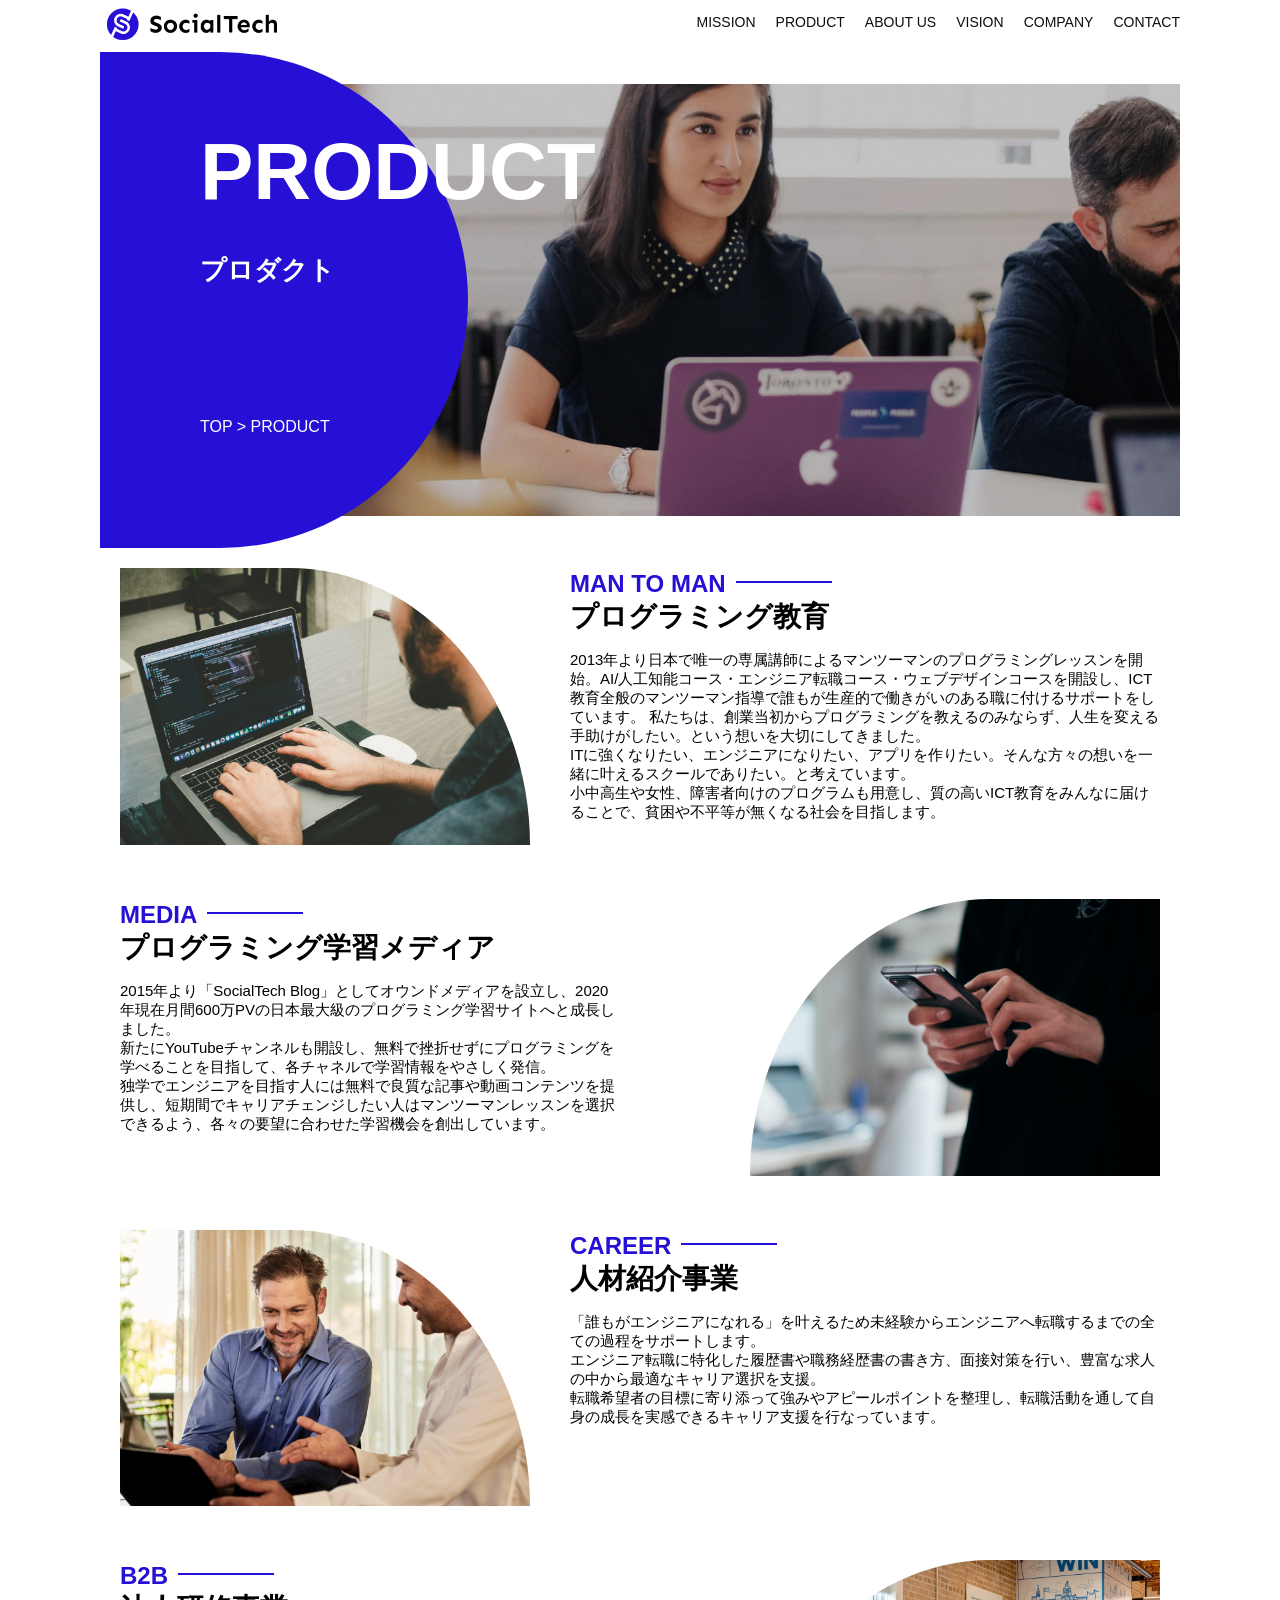
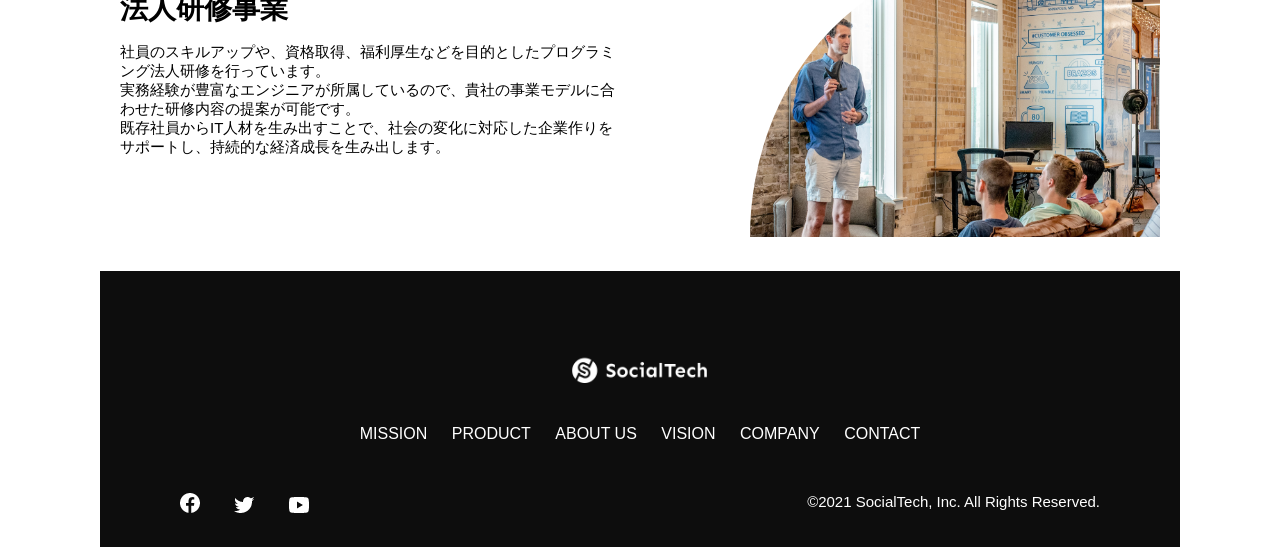
<file: kadai_tutorial_output/product.html>
<!DOCTYPE html>
<html>
<head>
  <title>SocialTech -PRODUCT プロダクト-</title>
  <meta charset="UTF-8">
  <mata name="description" content="SocialTechの4つのプロダクトを紹介します"></mata>
  <meta name="viewport" content="width=device-width, initial-scale=1.0">
  <link rel="stylesheet" href="style.css">
</head>

<body>

  <header>
    <a href="index.html" id="logo">
      <img src="images/logo.png" alt="トップページに戻る">
    </a>

    <!--PC用ナビゲーション-->
    <nav id="nav-pc">
      <ul>
        <li><a href="mission.html">MISSION</a></li>
        <li><a href="product.html">PRODUCT</a></li>
        <li><a href="index.html#aboutus">ABOUT US</a></li>
        <li><a href="index.html#vision">VISION</a></li>
        <li><a href="index.html#company">COMPANY</a></li>
        <li><a href="index.html#contact">CONTACT</a></li>
      </ul>
    </nav>
    <!--スマホ用メニューボタン-->
    <button id="menu-sp" onclick="document.getElementById('nav-sp').style.display = 'block'">
      <img src="images/button-menu.png" alt="ナビゲーションを開く">
    </button>
    <!--スマホ用ナビゲーション-->
    <div id="nav-sp">
      <button id="close" onclick="document.getElementById('nav-sp').style.display = 'none'">
        <img src="images/button-close.png" alt="ナビゲーションを閉じる">
      </button>

      <nav>
        <ul>
          <li>
            <a id="logo-sp" href="index.html" onclick="document.getElementById('nav-sp').style.display = 'none'"><img src="images/logo-sp.png" alt="トップページに戻る"></a>
          </li>
          <li><a class="menu" href="mission.html" onclick="document.getElementById('nav-sp').style.display = 'none'">MISSION</a></li>
          <li><a class="menu" href="product.html" onclick="document.getElementById('nav-sp').style.display = 'none'">PRODUCT</a></li>
          <li><a class="menu" href="index.html#aboutus" onclick="document.getElementById('nav-sp').style.display = 'none'">ABOUT US</a></li>
          <li><a class="menu" href="index.html#vision" onclick="document.getElementById('nav-sp').style.display = 'none'">VISION</a></li>
          <li><a class="menu" href="index.html#company" onclick="document.getElementById('nav-sp').style.display = 'none'">COMPANY</a></li>
          <li><a class="menu" href="index.html#contact" onclick="document.getElementById('nav-sp').style.display = 'none'">CONTACT</a></li>
        </ul>
      </nav>
      <div id="sns">
        <a href="https://www.facebook.com/sejuku2013">
          <img src="images/button-facebook.png" alt="Facebookのリンク">
        </a>
        <a href="https://twitter.com/samuraijuku">
          <img src="images/button-twitter.png" alt="Twitterのリンク">
        </a>
        <a href="https://www.youtube.com/channel/UCCFOQO5aDK0xXam4cUQXT8g">
          <img src="images/button-youtube.png" alt="YouTubeのリンク">
        </a>
      </div>
    </div>
  </header>

  <main>
    <article>
      <section id="product-main">
        <div class="product-main-inner">
          <div id="product-title">
            <h1>PRODUCT<br><span>プロダクト</span></h1>
            <p>TOP > PRODUCT</p>
          </div>
        </div>
      </section>

      <section class="product-section product-section-left">
        <div class="product-section-img">
          <img src="images/product/product-mantoman.png" alt="PCでコードを書く男性">
        </div>
        <div class="product-read">
          <h2 class="product-h2">MAN TO MAN</h2>
          <h3 class="product-h3">プログラミング教育</h3>
          <p>
            2013年より日本で唯一の専属講師によるマンツーマンのプログラミングレッスンを開始。AI/人工知能コース・エンジニア転職コース・ウェブデザインコースを開設し、ICT教育全般のマンツーマン指導で誰もが生産的で働きがいのある職に付けるサポートをしています。 私たちは、創業当初からプログラミングを教えるのみならず、人生を変える手助けがしたい。という想いを大切にしてきました。<br>ITに強くなりたい、エンジニアになりたい、アプリを作りたい。そんな方々の想いを一緒に叶えるスクールでありたい。と考えています。<br>小中高生や女性、障害者向けのプログラムも用意し、質の高いICT教育をみんなに届けることで、貧困や不平等が無くなる社会を目指します。
          </p>
        </div>
      </section>

      <section class="product-section product-section-right">
        <div class="product-read">
          <h2 class="product-h2">MEDIA</h2>
          <h3 class="product-h3">プログラミング学習メディア</h3>
          <p>2015年より「SocialTech Blog」としてオウンドメディアを設立し、2020年現在月間600万PVの日本最大級のプログラミング学習サイトへと成長しました。<br>新たにYouTubeチャンネルも開設し、無料で挫折せずにプログラミングを学べることを目指して、各チャネルで学習情報をやさしく発信。<br>独学でエンジニアを目指す人には無料で良質な記事や動画コンテンツを提供し、短期間でキャリアチェンジしたい人はマンツーマンレッスンを選択できるよう、各々の要望に合わせた学習機会を創出しています。</p>
        </div>
        <div class="product-section-img">
          <img src="images/product/product-media.png" alt="スマートフォンを操作する人">
        </div>
      </section>

      <section class="product-section product-section-left">
        <div class="product-section-img">
          <img src="images/product/product-career.png" alt="笑顔で話し合う2人の男性">
        </div>
        <div class="product-read">
          <h2 class="product-h2">CAREER</h2>
          <h3 class="product-h3">人材紹介事業</h3>
          <p>「誰もがエンジニアになれる」を叶えるため未経験からエンジニアへ転職するまでの全ての過程をサポートします。<br>エンジニア転職に特化した履歴書や職務経歴書の書き方、面接対策を行い、豊富な求人の中から最適なキャリア選択を支援。<br>転職希望者の目標に寄り添って強みやアピールポイントを整理し、転職活動を通して自身の成長を実感できるキャリア支援を行なっています。<br></p>
        </div>
      </section>

      <section class="product-section product-section-right">
        <div class="product-read">
          <h2 class="product-h2">B2B</h2>
          <h3 class="product-h3">法人研修事業</h3>
          <p>社員のスキルアップや、資格取得、福利厚生などを目的としたプログラミング法人研修を行っています。<br>実務経験が豊富なエンジニアが所属しているので、貴社の事業モデルに合わせた研修内容の提案が可能です。<br>既存社員からIT人材を生み出すことで、社会の変化に対応した企業作りをサポートし、持続的な経済成長を生み出します。</p>
        </div>
        <div class="product-section-img">
          <img src="images/product/product-b2b.png" alt="講演中の男性とそれを聴く人々">
        </div>
      </section>

    </article>
  </main>

  <footer>
    <div id="footer-logo">
      <img src="images/logo-sp.png" alt="SocialTech">
    </div>
    <div id="footer-link">
      <a href="mission.html">MISSION</a>
      <a href="product.html">PRODUCT</a>
      <a href="index.html#aboutus">ABOUT US</a>
      <a href="index.html#vision">VISION</a>
      <a href="index.html#company">COMPANY</a>
      <a href="index.html#contact">CONTACT</a>
    </div>
    <div id="sns-footer">
      <div class="sns-btns">
        <a href="https://www.facebook.com/sejuku2013"><img src="images/button-facebook.png" alt="Facebookのリンク"></a>
        <a href="https://twitter.com/samuraijuku"><img src="images/button-twitter.png" alt="Twitterのリンク"></a>
        <a href="https://www.youtube.com/channel/UCCFOQO5aDK0xXam4cUQXT8g"><img src="images/button-youtube.png" alt="YouTubeのリンク"></a>
      </div>
      <p id="copyright">&copy;2021 SocialTech, Inc. All Rights Reserved.</p>
    </div>
  </footer>

</body>
</html>
</file>
<file: kadai_013/style.css>
/* PC、スマホ共通スタイル */
body {
  font-family: "Source Sans Pro", "Hiragino Kaku Gothic ProN", Meiryo, Arial,
    sans-serif;
}

p {
  font-size: 15px;
}

#main-visual>img {
  width: 100%;
}



/*================
PC用のスタイル 
=================*/
@media screen and (min-width: 768px) {
  /* 横幅設定 */
  body {
    max-width: 1080px;
    min-width: 960px;
    margin: 0 auto 0 auto;
  }

  /* ヘッダー */
  header {
    display: flex;
    justify-content: space-between;
  }

  /* ナビゲーションのレイアウト */
  #nav-pc {
    text-align: right;
    font-size: 14px;
    padding-top: 15px;
  }

  /* ナビゲーションのリンクの装飾設定 */
  #nav-pc>a {
    text-decoration: none;
    margin-left: 20px;
  }

  #nav-pc>a:link {
    color: #0d0d0d;
  }

  #nav-pc>a:visited {
    color: #0d0d0d;
  }

  #nav-pc>a:hover {
    color: #0d0d0d;
    text-decoration: underline;
  }

  #nav-pc>a:active {
    color: #0d0d0d;
  }
  
  #menu-sp,
  #nav-sp {
    display: none;
  }

}

 

/* 画面幅が767px以下のとき */
@media screen and (max-width: 767px) {
  body {
    min-width: 375px;
    margin: 0;
  }
  /* PC用ナビゲーション非表示 */
  #nav-pc {
    display: none;
  }

  /*ハンバーガーメニュー*/
  #menu-sp {
    display: block;
    background-color: transparent;
    float: right;
    padding: 0;
    border: none;
  }
  /*スマホナビゲーション*/
  #nav-sp {
    background-color: #ce933e;
    position: fixed;
    left: 0;
    top: 0;
    height: 100%;
    width: 100%;
    display: none;
    z-index: 100;
  }

  #close {
    position: absolute;
    top: 20px;
    right: 20px;
    background-color: transparent;
    border: none;
  }

 #nav-sp nav ul {
    padding-left: 0;
  }

  #nav-sp nav li {
    margin-bottom: 16px;
    list-style: none;
  }

  /*ナビゲーションメニュー用ロゴ*/
  #logo-sp {
    margin: 80px 0px 30px 20px;
  }

  /*ナビゲーションリンクの装飾*/
  #nav-sp nav a {
    display: block;
    font-size: 18px;
    color: #ffffff;
    
  }

  #nav-sp nav a:link {
    color: #ffffff;
  }

  #nav-sp nav a:visited {
    color: #ffffff;
  }

  #nav-sp nav a:hover {
    color: #ffffff;
    text-decoration: underline;
  }

  #nav-sp nav a:active {
    color: #ffffff;
  }

  #nav-sp .menu {
    text-decoration: none;
    display: block;
    margin: 0 20px 0 20px;
    height: 44px;
    font-size: 16px;
    background-image: url("images/arrow.png");
    background-repeat: no-repeat;
    background-position: right top;
  }

}
</file>
<file: kadai_tutorial_output/style.css>
/* PC、スマホ共通スタイル */
* {
  box-sizing: border-box;
}

p {
  font-size: 15px;
}

body {
  max-width: 1080px;
  margin: 0 auto 0 auto;
  font-family: "Source Sans Pro", "Hiragino Kaku Gothic ProN", Meiryo, Arial, sans-serif;
}

header {
  display: flex;
  justify-content: space-between;
}

#nav-pc {
  font-size: 14px;
}

#nav-pc ul {
  display: flex;
  padding-left: 0;
}

#nav-pc li {
  list-style: none;
}

#nav-pc a {
  text-decoration: none;
  margin-left: 20px;
  color: #0d0d0d;
}

#nav-pc a:hover {
  text-decoration: underline;
}

#main-visual {
  height: 400px;
  position: relative;
}

#main-message {
  position: absolute;
  top: 0px;
  left: 0px;
  color: #ffffff;
  background-color: #2710d5;
  border-radius: 0 0 476px 0;
  max-width: 620px;
  height: 100%;
  width: 100%;
  z-index: 11;
}
#main-message h1 {
  font-size: 60px;
  margin: 100px 0 0 50px;
}
#main-message > p {
  font-size: 28px;
  margin: 0 0 0 50px;
}
#main-visual > img {
  max-width: 620px;
  border-radius: 476px 0 0 0;
  position: absolute;
  top: 0;
  right: 0;
  z-index: 10;
}

h2 {
  margin: 40px 0 0 0;
}

h2::after {
  content: url(images/line.png);
  margin-left: 10px;
}

h3 {
  font-size: 27px;
}

#mission {
  margin: 80px auto 80px auto;
}

#mission-flex {
  display: flex;
}

#mission-flex > div {
  width: 50%;
  margin: 20px;
}

#mission-photo {
  width: 100%;
}

#s2dgs {
  width: 100%;
  margin-top: 50px;
}

#product {
  background-color: #fafafa;
  margin: 80px 0 80px 0;
  padding: 10px 40px 0px 40px;
}

#product .product-flex {
  margin-top: 40px;
  display: flex;
}

#product-left {
  width: 50%;
  margin-right: 20px;
}

#product-right {
  width: 50%;
  margin-left: 20px;
  margin-top: 80px;
}

#product-left > div {
  position: relative;
  height: 480px;
  margin-right: 20px;
}

#product-right > div {
  position: relative;
  height: 480px;
  margin-left: 20px;
}

.product-photo {
  width: 100%;
}

.product-explain {
  background-color: #ffffff;
  position: absolute;
  left: 0;
  bottom: 50px;
  margin: 0 40px 0 40px;
  padding: 20px;
  box-shadow: 5px 5px 10px rgba(0, 0, 0, 0.05);
}

.product-explain > span {
  color: #2710d5;
  font-weight: bold;
  font-size: 16px;
  margin: 0px;
}

.product-explain > h3 {
  margin: 5px 0 5px 0;
}

.product-explain > p {
  font-size: 14px;
  margin: 0;
}

#product-more {
  text-align: center;
}

#product-more a {
  position: relative;
  bottom: -42px;
}

#aboutus {
  margin: 80px auto 80px auto;
}

#aboutus > div {
  display: flex;
}

.culture-img {
  width: 50%;
  align-self: flex-start;
}

.culture-img2 {
  margin-top: 50px;
  width: 100%;
}

.culture-table {
  margin-right: 50px;
}

.culture-num {
  font-size: 80px;
  color: #2710d5;
  padding: 0 20px 0 0;
}

.culture-table th {
  text-align: left;
  font-size: 28px;
  font-weight: bold;
}

.culture-en {
  color: #2710d5;
  font-size: 24px;
}

.culture-description {
  margin: 0;
}

#vision {
  margin: 80px auto 80px auto;
}

#vision > div {
  display: flex;
  justify-content: space-between;
  flex-wrap: wrap;
}

.vision-box {
  width: 300px;
  height: 300px;
  margin-bottom: 30px;
  position: relative;
}

.vision-box > img {
  width: 100%;
  position: relative;
  z-index: 30;
}

.vision-box > div {
  position: absolute;
  top: 0;
  left: 0;
  z-index: 31;
  margin-right: 20px;
}

.vision-box > div > h4 {
  color: #2710d5;
  font-size: 19px;
  margin: 80px 0 0 0;
}

.vision-box > div > h4::first-letter {
  font-size: 40px;
}

.vision-box > div > h5 {
  font-size: 20px;
  margin: 0 0 0 0;
}

.vision-box > div > p {
  margin: 10px 0 0 0;
}

#company {
  margin: 80px auto 80px auto;
}

#company-table {
  width: 100%;
}

.tableheader {
  text-align: left;
  padding: 20px;
  border-bottom-color: #2710d5;
  border-bottom-width: 1px;
  border-bottom-style: solid;
  width: 100px;
}

.tableheader-first {
  border-top-color: #2710d5;
  border-top-width: 1px;
  border-top-style: solid;
}

.cell {
  padding: 30px;
  border-bottom-color: #ececec;
  border-bottom-width: 1px;
  border-bottom-style: solid;
}

.cell-first {
  border-top-color: #ececec;
  border-top-width: 1px;
  border-top-style: solid;
}

#company > iframe {
  width: 100%;
  height: 368px;
  margin-top: 40px;
}

#contact {
  margin: 80px auto 80px auto;
}

#contact > form > div {
  display: flex;
  flex-direction: row;
  flex-wrap: wrap;
  padding-bottom: 30px;
}

.contact-heading {
  width: 240px;
  align-self: center;
}

.contact-label {
  font-weight: bold;
}

.contact-span {
  color: #ce2222;
  margin: 0 0 0 20px;
  font-weight: bold;
}

.contact-textbox {
  border-top: 0px;
  border-left: 0px;
  border-right: 0px;
  border-bottom-width: 1px;
  border-bottom-color: #707070;
  border-style: solid;
  background-color: #fafafa;
  width: 400px;
  height: 56px;
}

.contact-textarea {
  border-top: 0px;
  border-left: 0px;
  border-right: 0px;
  border-bottom-width: 1px;
  border-bottom-color: #707070;
  background-color: #fafafa;
  width: 400px;
  height: 200px;
}

#contact dt {
  font-weight: bold;
}

#contact dd {
  margin: 0 0 16px 0;
}

#contact dd p {
  margin: 0;
}

#contact dd ul {
  padding-left: 0;
}

#contact dd li {
  margin-bottom: 0;
  list-style: none;
}

/* フッター */
footer {
  background-color: #0d0d0d;
  text-align: center;
  padding: 80px 80px 30px 80px;
}

#footer-logo {
  margin-bottom: 30px;
}

#footer-link {
  margin-bottom: 50px;
}

#footer-link > a {
  text-decoration: none;
  margin: 10px;
  color: #ffffff;
}

#footer-link > a:hover {
  text-decoration: underline;
}

#sns-footer {
  display: flex;
  justify-content: space-between;
}

#sns-footer a {
  margin-right: 30px;
}

#copyright {
  color: #ffffff;
  margin: 0;
}

/*mission.html用スタイル*/
/*ミッションのメインビジュアル*/
.mission-main-inner {
  background-image: url(images/mission/mission-main.png);
  background-repeat: no-repeat;
  background-position-y: center;
}

#mission-title {
  background-color: #2710d5;
  width: 368px;
  color: #ffffff;
  height: 496px;
  border-radius: 0 248px 248px 0;
  position: relative;
}

#mission-title h1 {
  position: absolute;
  top: 0;
  left: 100px;
  font-size: 80px;
  line-height: 1;
}

#mission-title h1 span {
  font-size: 26px;
}

#mission-title > p {
  position: absolute;
  top: 350px;
  left: 100px;
  font-size: 16px;
}

/*ミッションページ S2DGsの設定*/
#mission-s2dgs {
  padding: 20px;
}

.mission-h2 {
  color: #2710d5;
  font-size: 40px;
}

.mission-h2::after {
  content: none;
}

/*ミッションページ 5つのゴールの設定*/
#mission-five-goals {
  padding: 20px;
  display: flex;
}

#mission-five-goals .five-goals-image {
  width: 30%;
  padding: 20px;
}

#mission-five-goals .five-goals-image img {
  width: 100%;
}

#mission-five-goals .five-goals-read {
  width: 70%;
  padding: 20px;
}

#mission-five-goals .five-goals-read > div {
  margin-bottom: 40px;
}

.fivegoals-image-right {
  float: right;
  margin: 20px;
}

.fivegoals-image-left {
  float: left;
  margin: 20px;
}

.fivegoals-number {
  color: #2710d5;
  font-size: 48px;
  font-weight: bold;
  margin: 0;
}

.fivegoals-h3 {
  font-size: 28px;
  margin: 0;
}

.fivegoals-p {
  margin: 0;
}

/*プロダクトページ*/
.product-main-inner {
  background-image: url("images/product/product-main.png");
  background-repeat: no-repeat;
  background-position-y: center;
}

#product-title {
  background-color: #2710d5;
  width: 368px;
  color: #ffffff;
  height: 496px;
  border-radius: 0 248px 248px 0;
  position: relative;
}

#product-title h1 {
  position: absolute;
  top: 0;
  left: 100px;
  font-size: 80px;
  line-height: 1;
}

#product-title h1 span {
  font-size: 26px;
}

#product-title > p {
  position: absolute;
  top: 350px;
  left: 100px;
  font-size: 16px;
}

.product-section {
  display: flex;
  padding: 20px 20px 0;
}

.product-section .product-section-img {
  width: 450px;
}

.product-section-left .product-section-img img {
  width: 100%;
  padding: 0 40px 30px 0;
  border-radius: 0 432px 0 0;
}

.product-section-left .product-read {
  width: 50%;
  flex-grow: 1;
}

.product-section-left .product-read p {
  margin-bottom: 0;
}

.product-section-right {
  justify-content: space-between;
}

.product-section-right .product-section-img img {
  width: 100%;
  padding: 0 0 30px 40px;
  border-radius: 432px 0 0 0;
}

.product-section-right .product-read {
  width: 500px;
}

.product-h2 {
  color: #2710d5;
  font-size: 24px;
  margin: 0;
}

.product-h3 {
  font-size: 28px;
  margin: 0;
}

/* スマホ用ナビを非表示 */
#nav-sp,
#menu-sp {
  display: none;
}

/*スマートフォン用のスタイル*/
@media screen and (max-width:767px) {
  /* PC用ナビゲーション非表示 */
  #nav-pc {
    display: none;
  }

  /* ハンバーガーメニュー */
  #menu-sp {
    display: block;
    background-color: transparent;
    float: right;
    padding: 0;
    border: none;
  }

  /* スマートフォン用ナビゲーション */
  #nav-sp {
    background-color: #2710d5;
    position: fixed;
    left: 0;
    top: 0;
    width: 100%;
    height: 100%;
    display: none;
    z-index: 100;
  }

  /* ×ボタン */
  #close {
    position: absolute;
    top: 20px;
    right: 20px;
    background-color: transparent;
    border: none;
  }

  #nav-sp nav ul {
    padding-left: 0;
  }

  #nav-sp nav li {
    list-style: none;
  }

  /* ナビゲーションメニュー用ロゴ */
  #logo-sp {
    margin: 80px 0 30px 20px;
  }

  /* ナビゲーションのリンクの装飾設定 */
#nav-sp nav a {
  display: block;
  color: #ffffff;
}

#nav-sp nav a:hover {
  text-decoration: underline;
}

#nav-sp .menu {
  text-decoration: none;
  margin: 0 20px 0 20px;
  height: 44px;
  font-size: 16px;
  background-image: url("images/arrow.png");
  background-repeat: no-repeat;
  background-position: right top;
}

#sns {
  position: absolute;
  bottom: 20px;
  left: 20px;
}

#sns > a {
  margin-right: 30px;
}



/*メインビジュアル*/
#main-visual {
  position: relative;
  height: 470px;
}

#main-visual > div {
  text-align: center;
  height: 280px;
}

#main-visual h1 {
  font-size: 28px;
  margin: 90px 0 0 0;
}

#main-visual > div > p {
  margin: 0;
  font-size: 15px;
}

#main-visual > img {
  width: 100%;
  border-radius: 476px 0 0 0;
  top: auto;
  bottom: 0;
}

/*見出し*/
h2 {
  margin: 15px 0 15px 0;
}

h3 {
  font-size: 24px;
  margin: 10px 0 0 0;
}

/*ミッション*/
#mission {
  margin: 20px 0 20px 0;
  padding: 0 20px 0 20px;
}

#mission-flex {
  flex-direction: column;
}

#mission-flex > div {
  width: 100%;
  margin: 0;
}

/*プロダクト*/
#product {
  margin: 0;
  padding: 10px 20px 0 20px;
}

/*外枠*/
#product .product-flex {
  flex-direction: column;
  margin-top: 0;
}

/*左右のカラム　スマホでは縦並び*/
#product-left, #product-right {
  width: 100%;
  margin: 0;
}

/*見出し、説明文*/
#product-left > div, #product-right > div {
  height: auto;
  margin: 0;
}

.product-explain {
  position: relative;
  margin: 0;
}

.product-explain > h3 {
  margin: 10px 0 10px 0;
  font-size: 24px;
}

#product-more {
  text-align: left;
}

/*セクション全体、表、画像*/
#aboutus {
  margin: 80px 20px 80px 20px;
}

#aboutus > div {
  flex-direction: column;
}

.culture-table th {
  font-size: 16px;
}

.culture-table {
  margin-right: 0;
  padding-right: 20px;
  order: 2;
}

.culture-img {
  width: 100%;
  order: 1;
}

.culture-img2 {
  margin-top: 0;
}

.culture-num {
  padding: 0;
}

.culture-description {
  margin: 0;
}
/*ビジョン　セクション全体*/
#vision {
  margin: 80px 20px 80px 20px;
}

.vision-box > img {
  position: absolute;
  top: 0;
  left: 0;
}

.vision-box > div > h4 {
  margin: 60px 0 0 0;
}

/*companyセクション全体と見出し*/
#company {
  margin: 0 20px 0 20px ;
}

#company > h3 {
  margin-bottom: 20px;
}

.tableheader {
  width: 50px;
}

.cell {
  padding: 20px;
}

#company > iframe {
  height: 240px;
}

/*セクションとお問合せフォーム全体*/
#contact {
  margin: 80px 20px 80px 20px;
}

#contact > h3 {
  margin-bottom: 20px;
}

#contact > form > div {
  flex-direction: column;
  margin-bottom: 20px;
}

.contact-heading {
  align-self: auto;
  margin-bottom: 20px;
}

.contact-textbox {
  min-width: 300px;
  width: 100%;
}

.contact-textarea {
  height: 150px;
  width: 100%;
}

.radiobutton {
  margin-bottom: 20px;
}

/*フッター全体とロゴ画像*/

footer {
  padding: 30px 20px 50px 20px;
  text-align: left;
}

#footer-link > a {
  margin: 0 20px 30px 0;
  display: block;
  background-image: url("images/arrow.png");
  background-repeat: no-repeat;
  background-position: right top;
}

/*hover時のスタイル*/
#footer-link > a:hover {
  text-decoration: underline;
}

/*SNSフッターのスタイル*/
#sns-footer {
  flex-direction: column;
  justify-content: flex-start;
}

/*コピーライト*/
#copyright {
  font-size: 12px;
  margin-top: 30px;
}

/*MISIIONページのスマホ用CSSを記述*/
#mission-main {
  height: 256px;
  margin-top: 4%;
  position: relative;
}
.mission-main-inner {
  height: 80%;
  background-size: cover;
}

#mission-title {
  width: 136px;
  height: 256px;
  position: absolute;
  top: -10%;
}

#mission-title h1 {
  left: 20px;
  font-size: 40px;
}

#mission-title h1 span {
  font-size: 18px;
}

#mission-title > p {
  top: 180px;
  left: 20px;
  font-size: 13px;
}

/*「S2DGｓ」セクション*/
.mission-h2 {
  font-size: 38px;
  margin: 0px;
}

.mission-h2::after {
  content: none;
}

#mission-s2dgs > img {
  width: 100%;
}

/*「5Goals」セクション*/
#mission-five-goals {
  flex-direction: column;
}

#mission-five-goals > div {
  padding: 0;
}

#mission-five-goals .five-goals-image,#mission-five-goals .five-goals-read {
  width: 100%;
  padding: 0;
}

#mission-five-goals .five-goals-read > div {
  display: flex;
  flex-direction: column;
}

.fivegoals-image-right, .fivegoals-image-left {
  align-self: center;
}

/*プロダクトページのスマホ用CSSを記述*/
#product-main {
  height: 256px;
  margin-top: 4%;
  position: relative;
}
.product-main-inner {
  height: 80%;
  background-size: cover;
}

#product-title {
  width: 136px;
  height: 256px;
  position: absolute;
  top: -10%;
}

#product-title h1 {
  left: 20px;
  font-size: 40px;
}

#product-title h1 span {
  font-size: 18px;
}

#product-title > p {
  top: 180px;
  left: 20px;
  font-size: 13px;
}

.product-section {
  flex-direction: column;
}

.product-section .product-section-img {
  width: 100%;
}

.product-section .product-section-img img {
  width: 100%;
  padding: 0;
}

.product-section-left .product-section-img img {
  border-radius: 0 300px 0 0;
}

.product-section-left .product-read {
  width: 100%;
  flex-grow: 1;
}

.product-section-right .product-section-img img {
  order: 1;
  border-radius: 300px 0 0 0;
}

.product-section-right .product-read {
  order: 2;
  width: 100%;
}

}
</file>
